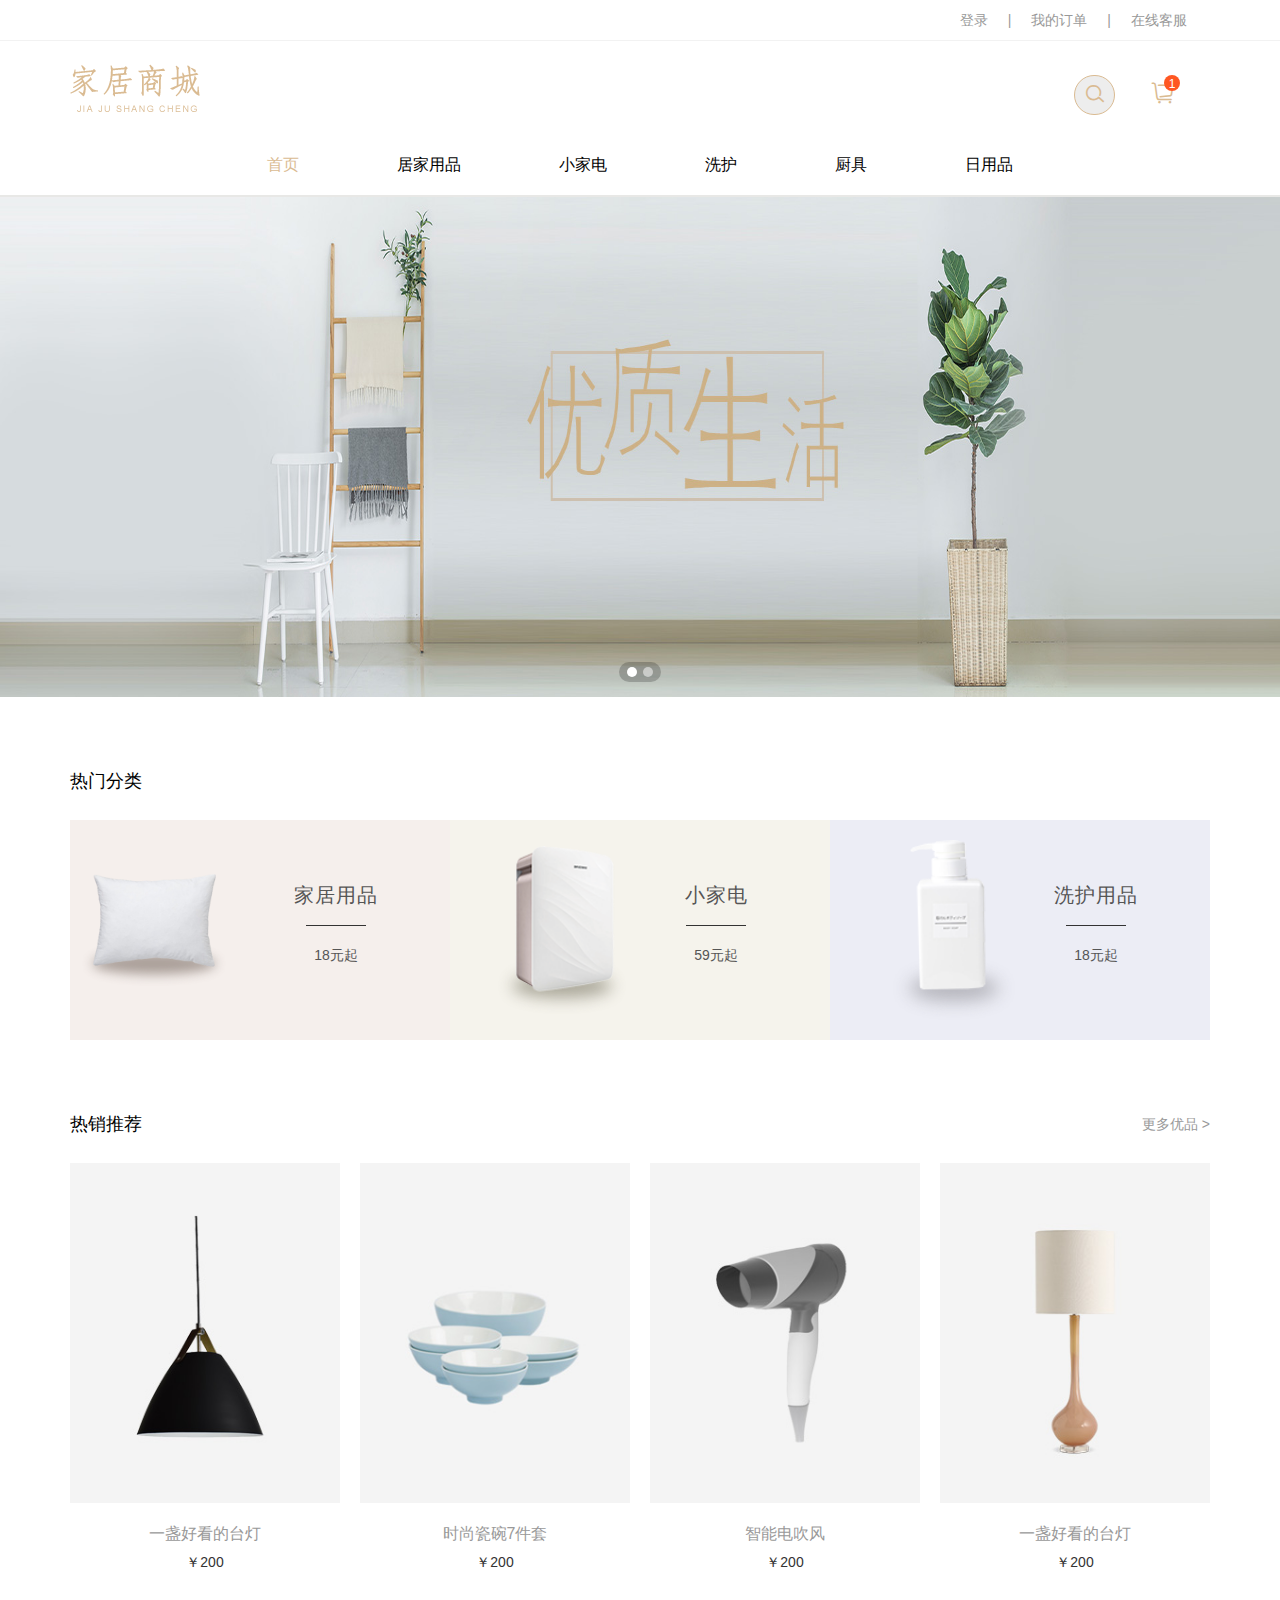
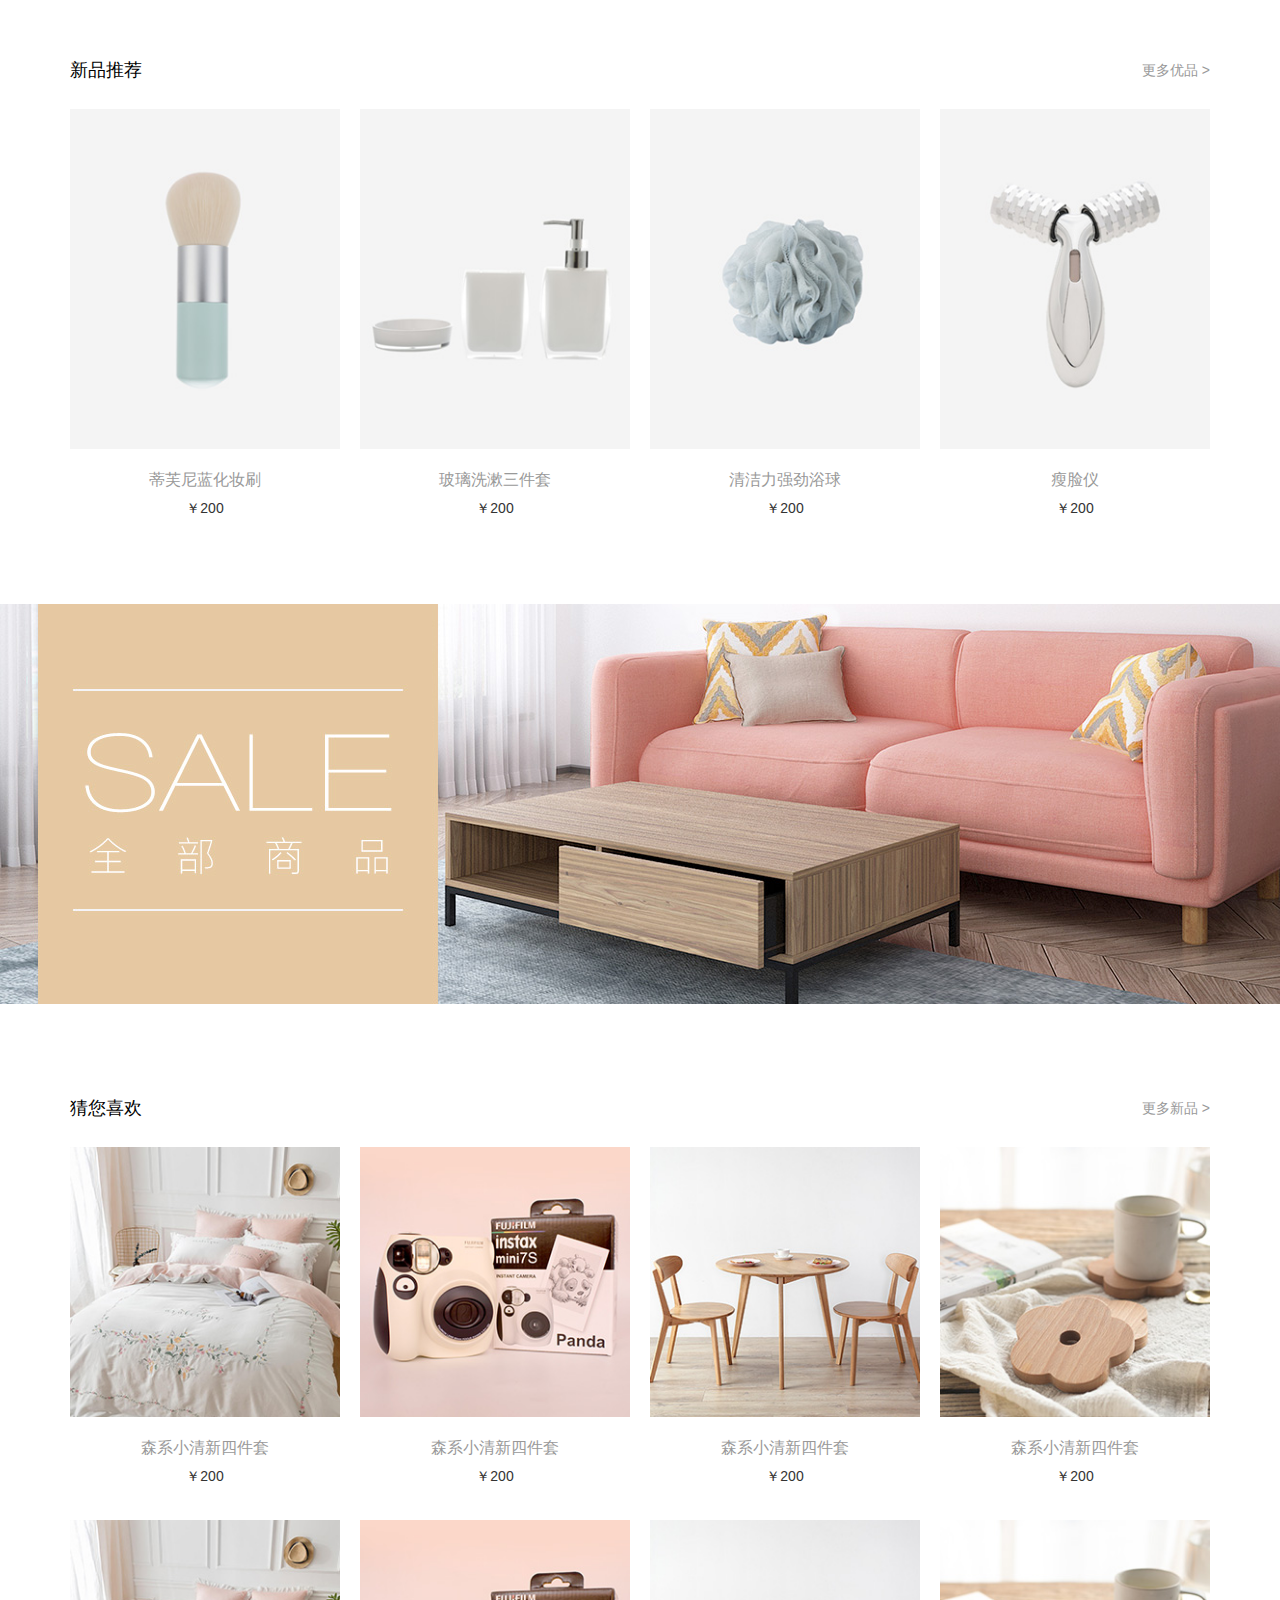
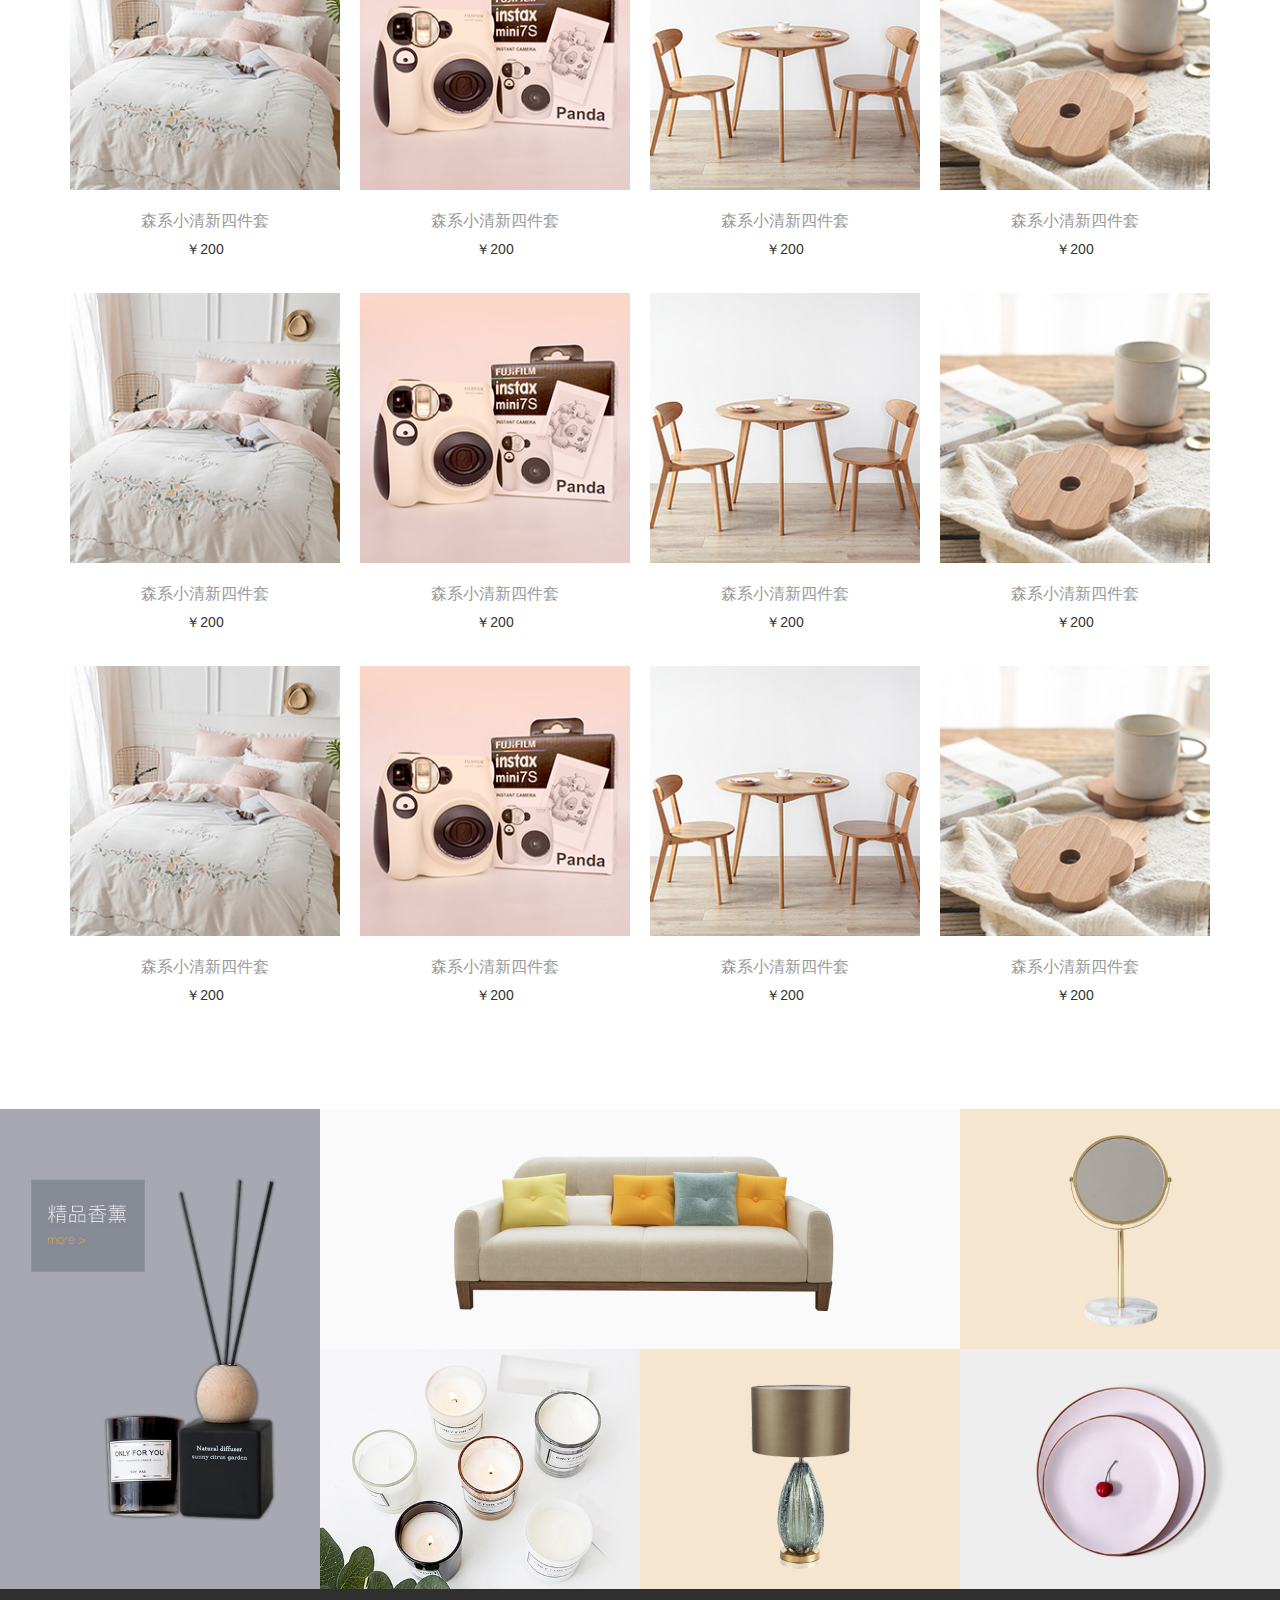
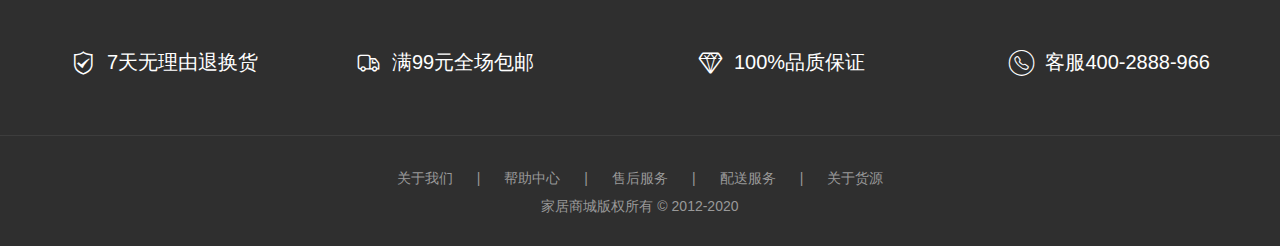
<file: src/main/resources/templates/index.html>
<!DOCTYPE html>
<html lang="en">
<head>
    <meta charset="UTF-8">
    <title>家居商城-首页</title>
    <meta name="viewport" content="width=device-width, initial-scale=1, maximum-scale=1">
    <link rel="stylesheet" href="../static/js/layui/css/layui.css">
    <link rel="stylesheet" href="../static/css/index.css">
</head>
<body>

<div class="house-header">
    <div class="layui-container">
        <div class="house-nav">
      <span class="layui-breadcrumb" lay-separator="|">
        <a href="/login">登录</a>
        <a href="">我的订单</a>
        <a href="">在线客服</a>
      </span>
            <span class="layui-breadcrumb house-breadcrumb-icon" lay-separator=" ">
        <a id="search"><i class="layui-icon layui-icon-house-find"></i></a>
        <a href="/login"><i class="layui-icon layui-icon-username"></i></a>
        <a href="/usershop"><i class="layui-icon layui-icon-house-shop"></i></a>
      </span>
        </div>
        <div class="house-banner layui-form">
            <a class="banner" href="/index">
                <img src="../static/img/banner.png" alt="家居商城">
            </a>
            <div class="layui-input-inline">
                <form id="demo-b">
                    <input type="search" placeholder="搜索好物" class="layui-input " id="Search-bar"><i
                        class="layui-icon layui-icon-house-find" for="Search-bar"></i>
                </form>
            </div>
            <a class="shop" href="/usershop"><i class="layui-icon layui-icon-house-shop"></i><span
                    class="layui-badge">1</span></a>
        </div>
        <ul class="layui-nav close">
            <li class="layui-nav-item layui-this"><a href="/index">首页</a></li>
            <li class="layui-nav-item"><a href="/list">居家用品</a></li>
            <li class="layui-nav-item"><a href="/list">小家电</a></li>
            <li class="layui-nav-item"><a href="/list">洗护</a></li>
            <li class="layui-nav-item"><a href="/list">厨具</a></li>
            <li class="layui-nav-item"><a href="/list">日用品</a></li>
        </ul>
        <button id="switch">
            <span></span><span class="second"></span><span class="third"></span>
        </button>
    </div>
</div>

<div class="layui-fulid">
    <div class="layui-carousel house-carousel" id="house-carousel">
        <div carousel-item>
            <div><img src="../static/img/banner.jpg"></div>
            <div><img src="../static/img/banner.jpg"></div>
        </div>
    </div>
</div>

<div class="layui-container">
    <div class="hot-cate">
        <p class="house-title">热门分类</p>
        <div class="layui-row">
            <div class="layui-col-xs4 cateFir cate">
                <a href="/list">
                    <img src="../static/img/home_img1.png">
                    <div>
                        <p>家居用品</p>
                        <span>18元起</span>
                    </div>
                </a>
            </div>
            <div class="layui-col-xs4 cateSec cate">
                <a href="/list">
                    <img src="../static/img/home_img2.png">
                    <div>
                        <p>小家电</p>
                        <span>59元起</span>
                    </div>
                </a>
            </div>
            <div class="layui-col-xs4 cateThir cate">
                <a href="/list">
                    <img src="../static/img/home_img3.png">
                    <div>
                        <p>洗护用品</p>
                        <span>18元起</span>
                    </div>
                </a>
            </div>
        </div>
    </div>
    <div class="hot-sell">
        <p class="house-title">热销推荐<a href="">更多优品 &gt;</a></p>
        <div class="layui-row layui-col-space20">
            <a href="/detail" class="layui-col-xs3 text">
                <div><img src="../static/img/home_img4.jpg"></div>
                <p>一盏好看的台灯</p>
                <p class="price">￥200</p>
            </a>
            <a href="/detail" class="layui-col-xs3 text">
                <div><img src="../static/img/home_img5.jpg"></div>
                <p>时尚瓷碗7件套</p>
                <p class="price">￥200</p>
            </a>
            <a href="/detail" class="layui-col-xs3 text">
                <div><img src="../static/img/home_img6.jpg"></div>
                <p>智能电吹风</p>
                <p class="price">￥200</p>
            </a>
            <a href="/detail" class="layui-col-xs3 text">
                <div><img src="../static/img/home_img7.jpg"></div>
                <p>一盏好看的台灯</p>
                <p class="price">￥200</p>
            </a>
        </div>
    </div>
    <div class="hot-sell">
        <p class="house-title">新品推荐<a href="">更多优品 &gt;</a></p>
        <div class="layui-row layui-col-space20">
            <a href="/detail" class="layui-col-xs3 text">
                <div><img src="../static/img/home_img8.jpg"></div>
                <p>蒂芙尼蓝化妆刷</p>
                <p class="price">￥200</p>
            </a>
            <a href="/detail" class="layui-col-xs3 text">
                <div><img src="../static/img/home_img9.jpg"></div>
                <p>玻璃洗漱三件套</p>
                <p class="price">￥200</p>
            </a>
            <a href="/detail" class="layui-col-xs3 text">
                <div><img src="../static/img/home_img10.jpg"></div>
                <p>清洁力强劲浴球</p>
                <p class="price">￥200</p>
            </a>
            <a href="/detail" class="layui-col-xs3 text">
                <div><img src="../static/img/home_img11.jpg"></div>
                <p>瘦脸仪</p>
                <p class="price">￥200</p>
            </a>
        </div>
    </div>
</div>

<div class="layui-fulid" id="goodsAll"></div>

<div class="layui-container">
    <div class="hot-sell">
        <p class="house-title">猜您喜欢<a href="">更多新品 &gt;</a></p>
        <div class="layui-row layui-col-space20">
            <a href="/detail" class="layui-col-xs3 text">
                <div><img src="../static/img/home_img12.jpg"></div>
                <p>森系小清新四件套</p>
                <p class="price">￥200</p>
            </a>
            <a href="/detail" class="layui-col-xs3 text">
                <div><img src="../static/img/home_img13.jpg"></div>
                <p>森系小清新四件套</p>
                <p class="price">￥200</p>
            </a>
            <a href="/detail" class="layui-col-xs3 text">
                <div><img src="../static/img/home_img14.jpg"></div>
                <p>森系小清新四件套</p>
                <p class="price">￥200</p>
            </a>
            <a href="/detail" class="layui-col-xs3 text">
                <div><img src="../static/img/home_img15.jpg"></div>
                <p>森系小清新四件套</p>
                <p class="price">￥200</p>
            </a>
            <a href="/detail" class="layui-col-xs3 text">
                <div><img src="../static/img/home_img12.jpg"></div>
                <p>森系小清新四件套</p>
                <p class="price">￥200</p>
            </a>
            <a href="/detail" class="layui-col-xs3 text">
                <div><img src="../static/img/home_img13.jpg"></div>
                <p>森系小清新四件套</p>
                <p class="price">￥200</p>
            </a>
            <a href="/detail" class="layui-col-xs3 text">
                <div><img src="../static/img/home_img14.jpg"></div>
                <p>森系小清新四件套</p>
                <p class="price">￥200</p>
            </a>
            <a href="/detail" class="layui-col-xs3 text">
                <div><img src="../static/img/home_img15.jpg"></div>
                <p>森系小清新四件套</p>
                <p class="price">￥200</p>
            </a>
            <a href="/detail" class="layui-col-xs3 text">
                <div><img src="../static/img/home_img12.jpg"></div>
                <p>森系小清新四件套</p>
                <p class="price">￥200</p>
            </a>
            <a href="/detail" class="layui-col-xs3 text">
                <div><img src="../static/img/home_img13.jpg"></div>
                <p>森系小清新四件套</p>
                <p class="price">￥200</p>
            </a>
            <a href="/detail" class="layui-col-xs3 text">
                <div><img src="../static/img/home_img14.jpg"></div>
                <p>森系小清新四件套</p>
                <p class="price">￥200</p>
            </a>
            <a href="/detail" class="layui-col-xs3 text">
                <div><img src="../static/img/home_img15.jpg"></div>
                <p>森系小清新四件套</p>
                <p class="price">￥200</p>
            </a>
            <a href="/detail" class="layui-col-xs3 text">
                <div><img src="../static/img/home_img12.jpg"></div>
                <p>森系小清新四件套</p>
                <p class="price">￥200</p>
            </a>
            <a href="/detail" class="layui-col-xs3 text">
                <div><img src="../static/img/home_img13.jpg"></div>
                <p>森系小清新四件套</p>
                <p class="price">￥200</p>
            </a>
            <a href="/detail" class="layui-col-xs3 text">
                <div><img src="../static/img/home_img14.jpg"></div>
                <p>森系小清新四件套</p>
                <p class="price">￥200</p>
            </a>
            <a href="/detail" class="layui-col-xs3 text">
                <div><img src="../static/img/home_img15.jpg"></div>
                <p>森系小清新四件套</p>
                <p class="price">￥200</p>
            </a>
        </div>
    </div>
</div>

<div class="layui-fulid" id="champ">
    <div class="layui-row">
        <a href="/list" class="layui-col-xs3">
            <img src="../static/img/home_img16.jpg">
        </a>
        <a href="/list" class="layui-col-xs6">
            <img src="../static/img/home_img17.jpg">
        </a>
        <a href="/list" class="layui-col-xs3">
            <img src="../static/img/home_img20.jpg">
        </a>
        <a href="/list" class="layui-col-xs3">
            <img src="../static/img/home_img18.jpg">
        </a>
        <a href="/list" class="layui-col-xs3">
            <img src="../static/img/home_img19.jpg">
        </a>
        <a href="/list" class="layui-col-xs3">
            <img src="../static/img/home_img21.jpg">
        </a>
    </div>
</div>

<div class="house-footer">
    <div class="layui-container">
        <div class="intro">
            <span class="first"><i class="layui-icon layui-icon-house-shield"></i>7天无理由退换货</span>
            <span class="second"><i class="layui-icon layui-icon-house-car"></i>满99元全场包邮</span>
            <span class="third"><i class="layui-icon layui-icon-house-diamond"></i>100%品质保证</span>
            <span class="last"><i class="layui-icon layui-icon-house-tel"></i>客服400-2888-966</span>
        </div>
        <div class="about">
      <span class="layui-breadcrumb" lay-separator="|">
        <a href="/about">关于我们</a>
        <a href="/about">帮助中心</a>
        <a href="/about">售后服务</a>
        <a href="/about">配送服务</a>
        <a href="/about">关于货源</a>
      </span>
            <p>家居商城版权所有 &copy; 2012-2020</p>
        </div>
    </div>
</div>

<script src="../static/js/layui/layui.js"></script>
<!-- 让IE8/9支持媒体查询，从而兼容栅格 -->
<!--[if lt IE 9]>
  <script src="https://cdn.staticfile.org/html5shiv/r29/html5.min.js"></script>
  <script src="https://cdn.staticfile.org/respond.js/1.4.2/respond.min.js"></script>
<![endif]-->
<script>
    layui.config({
        base: '../static/js/'
    }).use('house');
</script>

</body>
</html>
</file>
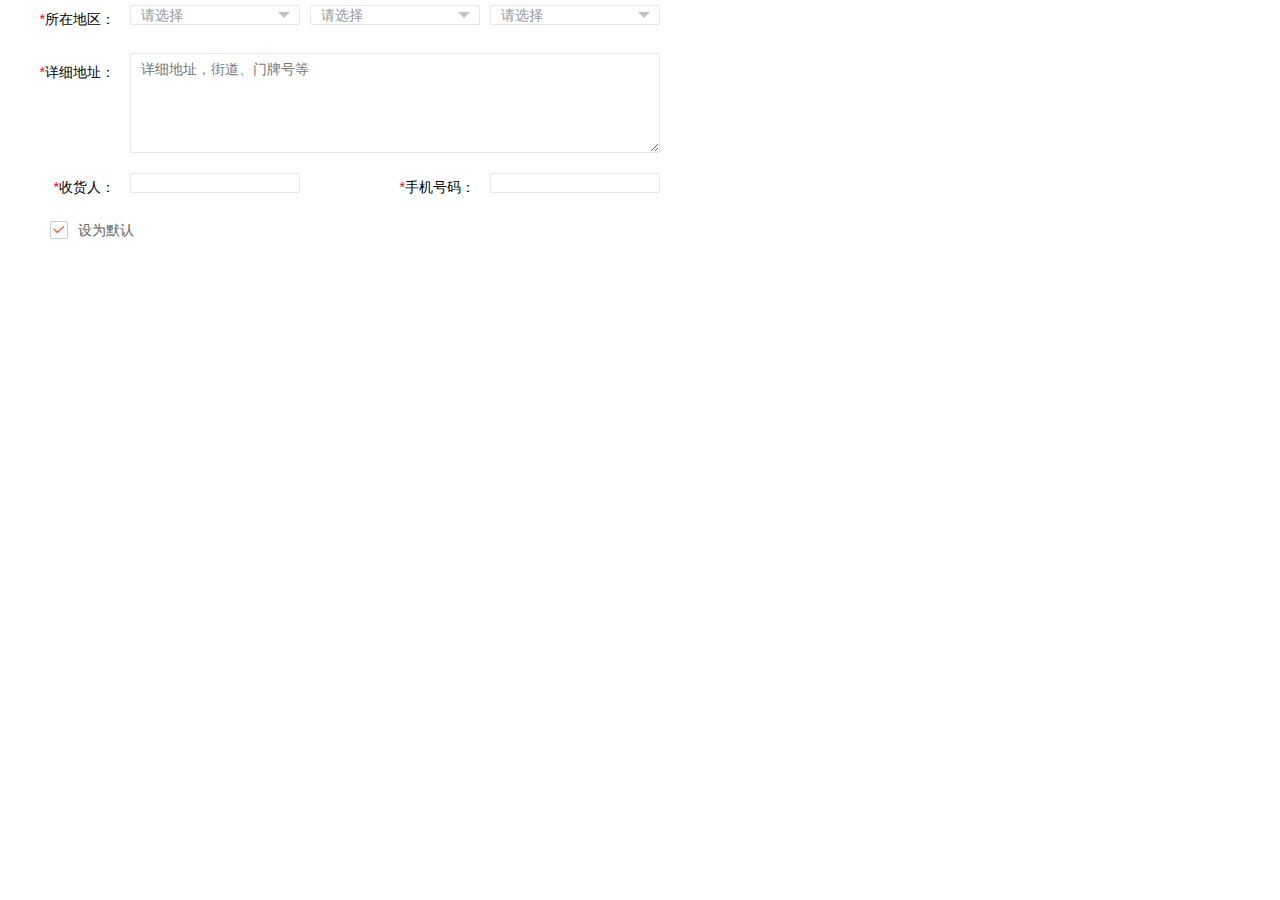
<file: src/main/resources/templates/iframe.html>
<!DOCTYPE html>
<html>
<head>
    <meta charset="utf-8">
    <title>地址框</title>
    <meta name="viewport" content="width=device-width, initial-scale=1, maximum-scale=1">
    <link rel="stylesheet" href="../static/js/layui/css/layui.css">
    <link rel="stylesheet" href="../static/css/index.css">
</head>
<body style="padding: 0;">

<div class="layui-form" lay-filter="useradd-iframe" id="useradd-iframe" style="padding: 0 40px 0 20px;">
    <div class="layui-form-item">
        <label class="layui-form-label"><span>*</span>所在地区：</label>
        <div class="layui-input-inline">
            <select lay-verify="required">
                <option value="">请选择</option>
                <option value="0">江西省</option>
                <option value="1">陕西省</option>
                <option value="2">浙江省</option>
            </select>
        </div>
        <div class="layui-input-inline">
            <select lay-verify="required">
                <option value="">请选择</option>
                <option value="0">南昌市</option>
                <option value="1">九江市</option>
                <option value="2">赣州市</option>
            </select>
        </div>
        <div class="layui-input-inline">
            <select lay-verify="required">
                <option value="">请选择</option>
                <option value="0">青山湖区</option>
                <option value="1">高新区</option>
                <option value="2">东湖区</option>
            </select>
        </div>
    </div>
    <div class="layui-form-item">
        <label class="layui-form-label"><span>*</span>详细地址：</label>
        <div class="layui-input-block">
            <textarea lay-verify="required" placeholder="详细地址，街道、门牌号等" class="layui-textarea"></textarea>
        </div>
    </div>
    <div class="layui-form-item">
        <label class="layui-form-label"><span>*</span>收货人：</label>
        <div class="layui-input-inline">
            <input type="text" required lay-verify="required" class="layui-input">
        </div>
        <label class="layui-form-label telephone"><span>*</span>手机号码：</label>
        <div class="layui-input-inline">
            <input type="text" required lay-verify="required|phone" class="layui-input">
        </div>
    </div>
    <input class="checkdef" type="checkbox" lay-skin="primary" title="设为默认" checked>
    <div class="layui-form-item layui-hide">
        <input type="button" lay-submit lay-filter="useradd-submit" id="useradd-submit" value="确认">
    </div>
</div>

<script src="../static/js/layui/layui.js"></script>
<script>
    layui.config({
        base: '../static/js/'
    }).use('house');
</script>

</body>
</html>
</file>
<file: src/main/resources/static/js/layui/css/layui.css>
/** layui-v2.4.5 MIT License By https://www.layui.com */
 .layui-inline,img{display:inline-block;vertical-align:middle}h1,h2,h3,h4,h5,h6{font-weight:400}.layui-edge,.layui-header,.layui-inline,.layui-main{position:relative}.layui-elip,.layui-form-checkbox span,.layui-form-pane .layui-form-label{text-overflow:ellipsis;white-space:nowrap}.layui-btn,.layui-edge,.layui-inline,img{vertical-align:middle}.layui-btn,.layui-disabled,.layui-icon,.layui-unselect{-webkit-user-select:none;-ms-user-select:none;-moz-user-select:none}blockquote,body,button,dd,div,dl,dt,form,h1,h2,h3,h4,h5,h6,input,li,ol,p,pre,td,textarea,th,ul{margin:0;padding:0;-webkit-tap-highlight-color:rgba(0,0,0,0)}a:active,a:hover{outline:0}img{border:none}li{list-style:none}table{border-collapse:collapse;border-spacing:0}h4,h5,h6{font-size:100%}button,input,optgroup,option,select,textarea{font-family:inherit;font-size:inherit;font-style:inherit;font-weight:inherit;outline:0}pre{white-space:pre-wrap;white-space:-moz-pre-wrap;white-space:-pre-wrap;white-space:-o-pre-wrap;word-wrap:break-word}body{line-height:24px;font:14px Helvetica Neue,Helvetica,PingFang SC,Tahoma,Arial,sans-serif}hr{height:1px;margin:10px 0;border:0;clear:both}a{color:#333;text-decoration:none}a:hover{color:#777}a cite{font-style:normal;*cursor:pointer}.layui-border-box,.layui-border-box *{box-sizing:border-box}.layui-box,.layui-box *{box-sizing:content-box}.layui-clear{clear:both;*zoom:1}.layui-clear:after{content:'\20';clear:both;*zoom:1;display:block;height:0}.layui-inline{*display:inline;*zoom:1}.layui-edge{display:inline-block;width:0;height:0;border-width:6px;border-style:dashed;border-color:transparent;overflow:hidden}.layui-edge-top{top:-4px;border-bottom-color:#999;border-bottom-style:solid}.layui-edge-right{border-left-color:#999;border-left-style:solid}.layui-edge-bottom{top:2px;border-top-color:#999;border-top-style:solid}.layui-edge-left{border-right-color:#999;border-right-style:solid}.layui-elip{overflow:hidden}.layui-disabled,.layui-disabled:hover{color:#d2d2d2!important;cursor:not-allowed!important}.layui-circle{border-radius:100%}.layui-show{display:block!important}.layui-hide{display:none!important}@font-face{font-family:layui-icon;src:url(../font/iconfont.eot?v=240);src:url(../font/iconfont.eot?v=240#iefix) format('embedded-opentype'),url(../font/iconfont.svg?v=240#iconfont) format('svg'),url(../font/iconfont.woff?v=240) format('woff'),url(../font/iconfont.ttf?v=240) format('truetype')}.layui-icon{font-family:layui-icon!important;font-size:16px;font-style:normal;-webkit-font-smoothing:antialiased;-moz-osx-font-smoothing:grayscale}.layui-icon-reply-fill:before{content:"\e611"}.layui-icon-set-fill:before{content:"\e614"}.layui-icon-menu-fill:before{content:"\e60f"}.layui-icon-search:before{content:"\e615"}.layui-icon-share:before{content:"\e641"}.layui-icon-set-sm:before{content:"\e620"}.layui-icon-engine:before{content:"\e628"}.layui-icon-close:before{content:"\1006"}.layui-icon-close-fill:before{content:"\1007"}.layui-icon-chart-screen:before{content:"\e629"}.layui-icon-star:before{content:"\e600"}.layui-icon-circle-dot:before{content:"\e617"}.layui-icon-chat:before{content:"\e606"}.layui-icon-release:before{content:"\e609"}.layui-icon-list:before{content:"\e60a"}.layui-icon-chart:before{content:"\e62c"}.layui-icon-ok-circle:before{content:"\1005"}.layui-icon-layim-theme:before{content:"\e61b"}.layui-icon-table:before{content:"\e62d"}.layui-icon-right:before{content:"\e602"}.layui-icon-left:before{content:"\e603"}.layui-icon-cart-simple:before{content:"\e698"}.layui-icon-face-cry:before{content:"\e69c"}.layui-icon-face-smile:before{content:"\e6af"}.layui-icon-survey:before{content:"\e6b2"}.layui-icon-tree:before{content:"\e62e"}.layui-icon-upload-circle:before{content:"\e62f"}.layui-icon-add-circle:before{content:"\e61f"}.layui-icon-download-circle:before{content:"\e601"}.layui-icon-templeate-1:before{content:"\e630"}.layui-icon-util:before{content:"\e631"}.layui-icon-face-surprised:before{content:"\e664"}.layui-icon-edit:before{content:"\e642"}.layui-icon-speaker:before{content:"\e645"}.layui-icon-down:before{content:"\e61a"}.layui-icon-file:before{content:"\e621"}.layui-icon-layouts:before{content:"\e632"}.layui-icon-rate-half:before{content:"\e6c9"}.layui-icon-add-circle-fine:before{content:"\e608"}.layui-icon-prev-circle:before{content:"\e633"}.layui-icon-read:before{content:"\e705"}.layui-icon-404:before{content:"\e61c"}.layui-icon-carousel:before{content:"\e634"}.layui-icon-help:before{content:"\e607"}.layui-icon-code-circle:before{content:"\e635"}.layui-icon-water:before{content:"\e636"}.layui-icon-username:before{content:"\e66f"}.layui-icon-find-fill:before{content:"\e670"}.layui-icon-about:before{content:"\e60b"}.layui-icon-location:before{content:"\e715"}.layui-icon-up:before{content:"\e619"}.layui-icon-pause:before{content:"\e651"}.layui-icon-date:before{content:"\e637"}.layui-icon-layim-uploadfile:before{content:"\e61d"}.layui-icon-delete:before{content:"\e640"}.layui-icon-play:before{content:"\e652"}.layui-icon-top:before{content:"\e604"}.layui-icon-friends:before{content:"\e612"}.layui-icon-refresh-3:before{content:"\e9aa"}.layui-icon-ok:before{content:"\e605"}.layui-icon-layer:before{content:"\e638"}.layui-icon-face-smile-fine:before{content:"\e60c"}.layui-icon-dollar:before{content:"\e659"}.layui-icon-group:before{content:"\e613"}.layui-icon-layim-download:before{content:"\e61e"}.layui-icon-picture-fine:before{content:"\e60d"}.layui-icon-link:before{content:"\e64c"}.layui-icon-diamond:before{content:"\e735"}.layui-icon-log:before{content:"\e60e"}.layui-icon-rate-solid:before{content:"\e67a"}.layui-icon-fonts-del:before{content:"\e64f"}.layui-icon-unlink:before{content:"\e64d"}.layui-icon-fonts-clear:before{content:"\e639"}.layui-icon-triangle-r:before{content:"\e623"}.layui-icon-circle:before{content:"\e63f"}.layui-icon-radio:before{content:"\e643"}.layui-icon-align-center:before{content:"\e647"}.layui-icon-align-right:before{content:"\e648"}.layui-icon-align-left:before{content:"\e649"}.layui-icon-loading-1:before{content:"\e63e"}.layui-icon-return:before{content:"\e65c"}.layui-icon-fonts-strong:before{content:"\e62b"}.layui-icon-upload:before{content:"\e67c"}.layui-icon-dialogue:before{content:"\e63a"}.layui-icon-video:before{content:"\e6ed"}.layui-icon-headset:before{content:"\e6fc"}.layui-icon-cellphone-fine:before{content:"\e63b"}.layui-icon-add-1:before{content:"\e654"}.layui-icon-face-smile-b:before{content:"\e650"}.layui-icon-fonts-html:before{content:"\e64b"}.layui-icon-form:before{content:"\e63c"}.layui-icon-cart:before{content:"\e657"}.layui-icon-camera-fill:before{content:"\e65d"}.layui-icon-tabs:before{content:"\e62a"}.layui-icon-fonts-code:before{content:"\e64e"}.layui-icon-fire:before{content:"\e756"}.layui-icon-set:before{content:"\e716"}.layui-icon-fonts-u:before{content:"\e646"}.layui-icon-triangle-d:before{content:"\e625"}.layui-icon-tips:before{content:"\e702"}.layui-icon-picture:before{content:"\e64a"}.layui-icon-more-vertical:before{content:"\e671"}.layui-icon-flag:before{content:"\e66c"}.layui-icon-loading:before{content:"\e63d"}.layui-icon-fonts-i:before{content:"\e644"}.layui-icon-refresh-1:before{content:"\e666"}.layui-icon-rmb:before{content:"\e65e"}.layui-icon-home:before{content:"\e68e"}.layui-icon-user:before{content:"\e770"}.layui-icon-notice:before{content:"\e667"}.layui-icon-login-weibo:before{content:"\e675"}.layui-icon-voice:before{content:"\e688"}.layui-icon-upload-drag:before{content:"\e681"}.layui-icon-login-qq:before{content:"\e676"}.layui-icon-snowflake:before{content:"\e6b1"}.layui-icon-file-b:before{content:"\e655"}.layui-icon-template:before{content:"\e663"}.layui-icon-auz:before{content:"\e672"}.layui-icon-console:before{content:"\e665"}.layui-icon-app:before{content:"\e653"}.layui-icon-prev:before{content:"\e65a"}.layui-icon-website:before{content:"\e7ae"}.layui-icon-next:before{content:"\e65b"}.layui-icon-component:before{content:"\e857"}.layui-icon-more:before{content:"\e65f"}.layui-icon-login-wechat:before{content:"\e677"}.layui-icon-shrink-right:before{content:"\e668"}.layui-icon-spread-left:before{content:"\e66b"}.layui-icon-camera:before{content:"\e660"}.layui-icon-note:before{content:"\e66e"}.layui-icon-refresh:before{content:"\e669"}.layui-icon-female:before{content:"\e661"}.layui-icon-male:before{content:"\e662"}.layui-icon-password:before{content:"\e673"}.layui-icon-senior:before{content:"\e674"}.layui-icon-theme:before{content:"\e66a"}.layui-icon-tread:before{content:"\e6c5"}.layui-icon-praise:before{content:"\e6c6"}.layui-icon-star-fill:before{content:"\e658"}.layui-icon-rate:before{content:"\e67b"}.layui-icon-template-1:before{content:"\e656"}.layui-icon-vercode:before{content:"\e679"}.layui-icon-cellphone:before{content:"\e678"}.layui-icon-screen-full:before{content:"\e622"}.layui-icon-screen-restore:before{content:"\e758"}.layui-icon-cols:before{content:"\e610"}.layui-icon-export:before{content:"\e67d"}.layui-icon-print:before{content:"\e66d"}.layui-icon-slider:before{content:"\e714"}.layui-main{width:1140px;margin:0 auto}.layui-header{z-index:1000;height:60px}.layui-header a:hover{transition:all .5s;-webkit-transition:all .5s}.layui-side{position:fixed;left:0;top:0;bottom:0;z-index:999;width:200px;overflow-x:hidden}.layui-side-scroll{position:relative;width:220px;height:100%;overflow-x:hidden}.layui-body{position:absolute;left:200px;right:0;top:0;bottom:0;z-index:998;width:auto;overflow:hidden;overflow-y:auto;box-sizing:border-box}.layui-layout-body{overflow:hidden}.layui-layout-admin .layui-header{background-color:#23262E}.layui-layout-admin .layui-side{top:60px;width:200px;overflow-x:hidden}.layui-layout-admin .layui-body{top:60px;bottom:44px}.layui-layout-admin .layui-main{width:auto;margin:0 15px}.layui-layout-admin .layui-footer{position:fixed;left:200px;right:0;bottom:0;height:44px;line-height:44px;padding:0 15px;background-color:#eee}.layui-layout-admin .layui-logo{position:absolute;left:0;top:0;width:200px;height:100%;line-height:60px;text-align:center;color:#009688;font-size:16px}.layui-layout-admin .layui-header .layui-nav{background:0 0}.layui-layout-left{position:absolute!important;left:200px;top:0}.layui-layout-right{position:absolute!important;right:0;top:0}.layui-container{position:relative;margin:0 auto;padding:0 15px;box-sizing:border-box}.layui-fluid{position:relative;margin:0 auto;padding:0 15px}.layui-row:after,.layui-row:before{content:'';display:block;clear:both}.layui-col-lg1,.layui-col-lg10,.layui-col-lg11,.layui-col-lg12,.layui-col-lg2,.layui-col-lg3,.layui-col-lg4,.layui-col-lg5,.layui-col-lg6,.layui-col-lg7,.layui-col-lg8,.layui-col-lg9,.layui-col-md1,.layui-col-md10,.layui-col-md11,.layui-col-md12,.layui-col-md2,.layui-col-md3,.layui-col-md4,.layui-col-md5,.layui-col-md6,.layui-col-md7,.layui-col-md8,.layui-col-md9,.layui-col-sm1,.layui-col-sm10,.layui-col-sm11,.layui-col-sm12,.layui-col-sm2,.layui-col-sm3,.layui-col-sm4,.layui-col-sm5,.layui-col-sm6,.layui-col-sm7,.layui-col-sm8,.layui-col-sm9,.layui-col-xs1,.layui-col-xs10,.layui-col-xs11,.layui-col-xs12,.layui-col-xs2,.layui-col-xs3,.layui-col-xs4,.layui-col-xs5,.layui-col-xs6,.layui-col-xs7,.layui-col-xs8,.layui-col-xs9{position:relative;display:block;box-sizing:border-box}.layui-col-xs1,.layui-col-xs10,.layui-col-xs11,.layui-col-xs12,.layui-col-xs2,.layui-col-xs3,.layui-col-xs4,.layui-col-xs5,.layui-col-xs6,.layui-col-xs7,.layui-col-xs8,.layui-col-xs9{float:left}.layui-col-xs1{width:8.33333333%}.layui-col-xs2{width:16.66666667%}.layui-col-xs3{width:25%}.layui-col-xs4{width:33.33333333%}.layui-col-xs5{width:41.66666667%}.layui-col-xs6{width:50%}.layui-col-xs7{width:58.33333333%}.layui-col-xs8{width:66.66666667%}.layui-col-xs9{width:75%}.layui-col-xs10{width:83.33333333%}.layui-col-xs11{width:91.66666667%}.layui-col-xs12{width:100%}.layui-col-xs-offset1{margin-left:8.33333333%}.layui-col-xs-offset2{margin-left:16.66666667%}.layui-col-xs-offset3{margin-left:25%}.layui-col-xs-offset4{margin-left:33.33333333%}.layui-col-xs-offset5{margin-left:41.66666667%}.layui-col-xs-offset6{margin-left:50%}.layui-col-xs-offset7{margin-left:58.33333333%}.layui-col-xs-offset8{margin-left:66.66666667%}.layui-col-xs-offset9{margin-left:75%}.layui-col-xs-offset10{margin-left:83.33333333%}.layui-col-xs-offset11{margin-left:91.66666667%}.layui-col-xs-offset12{margin-left:100%}@media screen and (max-width:768px){.layui-hide-xs{display:none!important}.layui-show-xs-block{display:block!important}.layui-show-xs-inline{display:inline!important}.layui-show-xs-inline-block{display:inline-block!important}}@media screen and (min-width:768px){.layui-container{width:750px}.layui-hide-sm{display:none!important}.layui-show-sm-block{display:block!important}.layui-show-sm-inline{display:inline!important}.layui-show-sm-inline-block{display:inline-block!important}.layui-col-sm1,.layui-col-sm10,.layui-col-sm11,.layui-col-sm12,.layui-col-sm2,.layui-col-sm3,.layui-col-sm4,.layui-col-sm5,.layui-col-sm6,.layui-col-sm7,.layui-col-sm8,.layui-col-sm9{float:left}.layui-col-sm1{width:8.33333333%}.layui-col-sm2{width:16.66666667%}.layui-col-sm3{width:25%}.layui-col-sm4{width:33.33333333%}.layui-col-sm5{width:41.66666667%}.layui-col-sm6{width:50%}.layui-col-sm7{width:58.33333333%}.layui-col-sm8{width:66.66666667%}.layui-col-sm9{width:75%}.layui-col-sm10{width:83.33333333%}.layui-col-sm11{width:91.66666667%}.layui-col-sm12{width:100%}.layui-col-sm-offset1{margin-left:8.33333333%}.layui-col-sm-offset2{margin-left:16.66666667%}.layui-col-sm-offset3{margin-left:25%}.layui-col-sm-offset4{margin-left:33.33333333%}.layui-col-sm-offset5{margin-left:41.66666667%}.layui-col-sm-offset6{margin-left:50%}.layui-col-sm-offset7{margin-left:58.33333333%}.layui-col-sm-offset8{margin-left:66.66666667%}.layui-col-sm-offset9{margin-left:75%}.layui-col-sm-offset10{margin-left:83.33333333%}.layui-col-sm-offset11{margin-left:91.66666667%}.layui-col-sm-offset12{margin-left:100%}}@media screen and (min-width:992px){.layui-container{width:970px}.layui-hide-md{display:none!important}.layui-show-md-block{display:block!important}.layui-show-md-inline{display:inline!important}.layui-show-md-inline-block{display:inline-block!important}.layui-col-md1,.layui-col-md10,.layui-col-md11,.layui-col-md12,.layui-col-md2,.layui-col-md3,.layui-col-md4,.layui-col-md5,.layui-col-md6,.layui-col-md7,.layui-col-md8,.layui-col-md9{float:left}.layui-col-md1{width:8.33333333%}.layui-col-md2{width:16.66666667%}.layui-col-md3{width:25%}.layui-col-md4{width:33.33333333%}.layui-col-md5{width:41.66666667%}.layui-col-md6{width:50%}.layui-col-md7{width:58.33333333%}.layui-col-md8{width:66.66666667%}.layui-col-md9{width:75%}.layui-col-md10{width:83.33333333%}.layui-col-md11{width:91.66666667%}.layui-col-md12{width:100%}.layui-col-md-offset1{margin-left:8.33333333%}.layui-col-md-offset2{margin-left:16.66666667%}.layui-col-md-offset3{margin-left:25%}.layui-col-md-offset4{margin-left:33.33333333%}.layui-col-md-offset5{margin-left:41.66666667%}.layui-col-md-offset6{margin-left:50%}.layui-col-md-offset7{margin-left:58.33333333%}.layui-col-md-offset8{margin-left:66.66666667%}.layui-col-md-offset9{margin-left:75%}.layui-col-md-offset10{margin-left:83.33333333%}.layui-col-md-offset11{margin-left:91.66666667%}.layui-col-md-offset12{margin-left:100%}}@media screen and (min-width:1200px){.layui-container{width:1170px}.layui-hide-lg{display:none!important}.layui-show-lg-block{display:block!important}.layui-show-lg-inline{display:inline!important}.layui-show-lg-inline-block{display:inline-block!important}.layui-col-lg1,.layui-col-lg10,.layui-col-lg11,.layui-col-lg12,.layui-col-lg2,.layui-col-lg3,.layui-col-lg4,.layui-col-lg5,.layui-col-lg6,.layui-col-lg7,.layui-col-lg8,.layui-col-lg9{float:left}.layui-col-lg1{width:8.33333333%}.layui-col-lg2{width:16.66666667%}.layui-col-lg3{width:25%}.layui-col-lg4{width:33.33333333%}.layui-col-lg5{width:41.66666667%}.layui-col-lg6{width:50%}.layui-col-lg7{width:58.33333333%}.layui-col-lg8{width:66.66666667%}.layui-col-lg9{width:75%}.layui-col-lg10{width:83.33333333%}.layui-col-lg11{width:91.66666667%}.layui-col-lg12{width:100%}.layui-col-lg-offset1{margin-left:8.33333333%}.layui-col-lg-offset2{margin-left:16.66666667%}.layui-col-lg-offset3{margin-left:25%}.layui-col-lg-offset4{margin-left:33.33333333%}.layui-col-lg-offset5{margin-left:41.66666667%}.layui-col-lg-offset6{margin-left:50%}.layui-col-lg-offset7{margin-left:58.33333333%}.layui-col-lg-offset8{margin-left:66.66666667%}.layui-col-lg-offset9{margin-left:75%}.layui-col-lg-offset10{margin-left:83.33333333%}.layui-col-lg-offset11{margin-left:91.66666667%}.layui-col-lg-offset12{margin-left:100%}}.layui-col-space1{margin:-.5px}.layui-col-space1>*{padding:.5px}.layui-col-space3{margin:-1.5px}.layui-col-space3>*{padding:1.5px}.layui-col-space5{margin:-2.5px}.layui-col-space5>*{padding:2.5px}.layui-col-space8{margin:-3.5px}.layui-col-space8>*{padding:3.5px}.layui-col-space10{margin:-5px}.layui-col-space10>*{padding:5px}.layui-col-space12{margin:-6px}.layui-col-space12>*{padding:6px}.layui-col-space15{margin:-7.5px}.layui-col-space15>*{padding:7.5px}.layui-col-space18{margin:-9px}.layui-col-space18>*{padding:9px}.layui-col-space20{margin:-10px}.layui-col-space20>*{padding:10px}.layui-col-space22{margin:-11px}.layui-col-space22>*{padding:11px}.layui-col-space25{margin:-12.5px}.layui-col-space25>*{padding:12.5px}.layui-col-space30{margin:-15px}.layui-col-space30>*{padding:15px}.layui-btn,.layui-input,.layui-select,.layui-textarea,.layui-upload-button{outline:0;-webkit-appearance:none;transition:all .3s;-webkit-transition:all .3s;box-sizing:border-box}.layui-elem-quote{margin-bottom:10px;padding:15px;line-height:22px;border-left:5px solid #009688;border-radius:0 2px 2px 0;background-color:#f2f2f2}.layui-quote-nm{border-style:solid;border-width:1px 1px 1px 5px;background:0 0}.layui-elem-field{margin-bottom:10px;padding:0;border-width:1px;border-style:solid}.layui-elem-field legend{margin-left:20px;padding:0 10px;font-size:20px;font-weight:300}.layui-field-title{margin:10px 0 20px;border-width:1px 0 0}.layui-field-box{padding:10px 15px}.layui-field-title .layui-field-box{padding:10px 0}.layui-progress{position:relative;height:6px;border-radius:20px;background-color:#e2e2e2}.layui-progress-bar{position:absolute;left:0;top:0;width:0;max-width:100%;height:6px;border-radius:20px;text-align:right;background-color:#5FB878;transition:all .3s;-webkit-transition:all .3s}.layui-progress-big,.layui-progress-big .layui-progress-bar{height:18px;line-height:18px}.layui-progress-text{position:relative;top:-20px;line-height:18px;font-size:12px;color:#666}.layui-progress-big .layui-progress-text{position:static;padding:0 10px;color:#fff}.layui-collapse{border-width:1px;border-style:solid;border-radius:2px}.layui-colla-content,.layui-colla-item{border-top-width:1px;border-top-style:solid}.layui-colla-item:first-child{border-top:none}.layui-colla-title{position:relative;height:42px;line-height:42px;padding:0 15px 0 35px;color:#333;background-color:#f2f2f2;cursor:pointer;font-size:14px;overflow:hidden}.layui-colla-content{display:none;padding:10px 15px;line-height:22px;color:#666}.layui-colla-icon{position:absolute;left:15px;top:0;font-size:14px}.layui-card{margin-bottom:15px;border-radius:2px;background-color:#fff;box-shadow:0 1px 2px 0 rgba(0,0,0,.05)}.layui-card:last-child{margin-bottom:0}.layui-card-header{position:relative;height:42px;line-height:42px;padding:0 15px;border-bottom:1px solid #f6f6f6;color:#333;border-radius:2px 2px 0 0;font-size:14px}.layui-bg-black,.layui-bg-blue,.layui-bg-cyan,.layui-bg-green,.layui-bg-orange,.layui-bg-red{color:#fff!important}.layui-card-body{position:relative;padding:10px 15px;line-height:24px}.layui-card-body[pad15]{padding:15px}.layui-card-body[pad20]{padding:20px}.layui-card-body .layui-table{margin:5px 0}.layui-card .layui-tab{margin:0}.layui-panel-window{position:relative;padding:15px;border-radius:0;border-top:5px solid #E6E6E6;background-color:#fff}.layui-auxiliar-moving{position:fixed;left:0;right:0;top:0;bottom:0;width:100%;height:100%;background:0 0;z-index:9999999999}.layui-form-label,.layui-form-mid,.layui-form-select,.layui-input-block,.layui-input-inline,.layui-textarea{position:relative}.layui-bg-red{background-color:#FF5722!important}.layui-bg-orange{background-color:#FFB800!important}.layui-bg-green{background-color:#009688!important}.layui-bg-cyan{background-color:#2F4056!important}.layui-bg-blue{background-color:#1E9FFF!important}.layui-bg-black{background-color:#393D49!important}.layui-bg-gray{background-color:#eee!important;color:#666!important}.layui-badge-rim,.layui-colla-content,.layui-colla-item,.layui-collapse,.layui-elem-field,.layui-form-pane .layui-form-item[pane],.layui-form-pane .layui-form-label,.layui-input,.layui-layedit,.layui-layedit-tool,.layui-quote-nm,.layui-select,.layui-tab-bar,.layui-tab-card,.layui-tab-title,.layui-tab-title .layui-this:after,.layui-textarea{border-color:#e6e6e6}.layui-timeline-item:before,hr{background-color:#e6e6e6}.layui-text{line-height:22px;font-size:14px;color:#666}.layui-text h1,.layui-text h2,.layui-text h3{font-weight:500;color:#333}.layui-text h1{font-size:30px}.layui-text h2{font-size:24px}.layui-text h3{font-size:18px}.layui-text a:not(.layui-btn){color:#01AAED}.layui-text a:not(.layui-btn):hover{text-decoration:underline}.layui-text ul{padding:5px 0 5px 15px}.layui-text ul li{margin-top:5px;list-style-type:disc}.layui-text em,.layui-word-aux{color:#999!important;padding:0 5px!important}.layui-btn{display:inline-block;height:38px;line-height:38px;padding:0 18px;background-color:#009688;color:#fff;white-space:nowrap;text-align:center;font-size:14px;border:none;border-radius:2px;cursor:pointer}.layui-btn:hover{opacity:.8;filter:alpha(opacity=80);color:#fff}.layui-btn:active{opacity:1;filter:alpha(opacity=100)}.layui-btn+.layui-btn{margin-left:10px}.layui-btn-container{font-size:0}.layui-btn-container .layui-btn{margin-right:10px;margin-bottom:10px}.layui-btn-container .layui-btn+.layui-btn{margin-left:0}.layui-table .layui-btn-container .layui-btn{margin-bottom:9px}.layui-btn-radius{border-radius:100px}.layui-btn .layui-icon{margin-right:3px;font-size:18px;vertical-align:bottom;vertical-align:middle\9}.layui-btn-primary{border:1px solid #C9C9C9;background-color:#fff;color:#555}.layui-btn-primary:hover{border-color:#009688;color:#333}.layui-btn-normal{background-color:#1E9FFF}.layui-btn-warm{background-color:#FFB800}.layui-btn-danger{background-color:#FF5722}.layui-btn-disabled,.layui-btn-disabled:active,.layui-btn-disabled:hover{border:1px solid #e6e6e6;background-color:#FBFBFB;color:#C9C9C9;cursor:not-allowed;opacity:1}.layui-btn-lg{height:44px;line-height:44px;padding:0 25px;font-size:16px}.layui-btn-sm{height:30px;line-height:30px;padding:0 10px;font-size:12px}.layui-btn-sm i{font-size:16px!important}.layui-btn-xs{height:22px;line-height:22px;padding:0 5px;font-size:12px}.layui-btn-xs i{font-size:14px!important}.layui-btn-group{display:inline-block;vertical-align:middle;font-size:0}.layui-btn-group .layui-btn{margin-left:0!important;margin-right:0!important;border-left:1px solid rgba(255,255,255,.5);border-radius:0}.layui-btn-group .layui-btn-primary{border-left:none}.layui-btn-group .layui-btn-primary:hover{border-color:#C9C9C9;color:#009688}.layui-btn-group .layui-btn:first-child{border-left:none;border-radius:2px 0 0 2px}.layui-btn-group .layui-btn-primary:first-child{border-left:1px solid #c9c9c9}.layui-btn-group .layui-btn:last-child{border-radius:0 2px 2px 0}.layui-btn-group .layui-btn+.layui-btn{margin-left:0}.layui-btn-group+.layui-btn-group{margin-left:10px}.layui-btn-fluid{width:100%}.layui-input,.layui-select,.layui-textarea{height:38px;line-height:1.3;line-height:38px\9;border-width:1px;border-style:solid;background-color:#fff;border-radius:2px}.layui-input::-webkit-input-placeholder,.layui-select::-webkit-input-placeholder,.layui-textarea::-webkit-input-placeholder{line-height:1.3}.layui-input,.layui-textarea{display:block;width:100%;padding-left:10px}.layui-input:hover,.layui-textarea:hover{border-color:#D2D2D2!important}.layui-input:focus,.layui-textarea:focus{border-color:#C9C9C9!important}.layui-textarea{min-height:100px;height:auto;line-height:20px;padding:6px 10px;resize:vertical}.layui-select{padding:0 10px}.layui-form input[type=checkbox],.layui-form input[type=radio],.layui-form select{display:none}.layui-form [lay-ignore]{display:initial}.layui-form-item{margin-bottom:15px;clear:both;*zoom:1}.layui-form-item:after{content:'\20';clear:both;*zoom:1;display:block;height:0}.layui-form-label{float:left;display:block;padding:9px 15px;width:80px;font-weight:400;line-height:20px;text-align:right}.layui-form-label-col{display:block;float:none;padding:9px 0;line-height:20px;text-align:left}.layui-form-item .layui-inline{margin-bottom:5px;margin-right:10px}.layui-input-block{margin-left:110px;min-height:36px}.layui-input-inline{display:inline-block;vertical-align:middle}.layui-form-item .layui-input-inline{float:left;width:190px;margin-right:10px}.layui-form-text .layui-input-inline{width:auto}.layui-form-mid{float:left;display:block;padding:9px 0!important;line-height:20px;margin-right:10px}.layui-form-danger+.layui-form-select .layui-input,.layui-form-danger:focus{border-color:#FF5722!important}.layui-form-select .layui-input{padding-right:30px;cursor:pointer}.layui-form-select .layui-edge{position:absolute;right:10px;top:50%;margin-top:-3px;cursor:pointer;border-width:6px;border-top-color:#c2c2c2;border-top-style:solid;transition:all .3s;-webkit-transition:all .3s}.layui-form-select dl{display:none;position:absolute;left:0;top:42px;padding:5px 0;z-index:899;min-width:100%;border:1px solid #d2d2d2;max-height:300px;overflow-y:auto;background-color:#fff;border-radius:2px;box-shadow:0 2px 4px rgba(0,0,0,.12);box-sizing:border-box}.layui-form-select dl dd,.layui-form-select dl dt{padding:0 10px;line-height:36px;white-space:nowrap;overflow:hidden;text-overflow:ellipsis}.layui-form-select dl dt{font-size:12px;color:#999}.layui-form-select dl dd{cursor:pointer}.layui-form-select dl dd:hover{background-color:#f2f2f2;-webkit-transition:.5s all;transition:.5s all}.layui-form-select .layui-select-group dd{padding-left:20px}.layui-form-select dl dd.layui-select-tips{padding-left:10px!important;color:#999}.layui-form-select dl dd.layui-this{background-color:#5FB878;color:#fff}.layui-form-checkbox,.layui-form-select dl dd.layui-disabled{background-color:#fff}.layui-form-selected dl{display:block}.layui-form-checkbox,.layui-form-checkbox *,.layui-form-switch{display:inline-block;vertical-align:middle}.layui-form-selected .layui-edge{margin-top:-9px;-webkit-transform:rotate(180deg);transform:rotate(180deg);margin-top:-3px\9}:root .layui-form-selected .layui-edge{margin-top:-9px\0/IE9}.layui-form-selectup dl{top:auto;bottom:42px}.layui-select-none{margin:5px 0;text-align:center;color:#999}.layui-select-disabled .layui-disabled{border-color:#eee!important}.layui-select-disabled .layui-edge{border-top-color:#d2d2d2}.layui-form-checkbox{position:relative;height:30px;line-height:30px;margin-right:10px;padding-right:30px;cursor:pointer;font-size:0;-webkit-transition:.1s linear;transition:.1s linear;box-sizing:border-box}.layui-form-checkbox span{padding:0 10px;height:100%;font-size:14px;border-radius:2px 0 0 2px;background-color:#d2d2d2;color:#fff;overflow:hidden}.layui-form-checkbox:hover span{background-color:#c2c2c2}.layui-form-checkbox i{position:absolute;right:0;top:0;width:30px;height:28px;border:1px solid #d2d2d2;border-left:none;border-radius:0 2px 2px 0;color:#fff;font-size:20px;text-align:center}.layui-form-checkbox:hover i{border-color:#c2c2c2;color:#c2c2c2}.layui-form-checked,.layui-form-checked:hover{border-color:#5FB878}.layui-form-checked span,.layui-form-checked:hover span{background-color:#5FB878}.layui-form-checked i,.layui-form-checked:hover i{color:#5FB878}.layui-form-item .layui-form-checkbox{margin-top:4px}.layui-form-checkbox[lay-skin=primary]{height:auto!important;line-height:normal!important;min-width:18px;min-height:18px;border:none!important;margin-right:0;padding-left:28px;padding-right:0;background:0 0}.layui-form-checkbox[lay-skin=primary] span{padding-left:0;padding-right:15px;line-height:18px;background:0 0;color:#666}.layui-form-checkbox[lay-skin=primary] i{right:auto;left:0;width:16px;height:16px;line-height:16px;border:1px solid #d2d2d2;font-size:12px;border-radius:2px;background-color:#fff;-webkit-transition:.1s linear;transition:.1s linear}.layui-form-checkbox[lay-skin=primary]:hover i{border-color:#5FB878;color:#fff}.layui-form-checked[lay-skin=primary] i{border-color:#5FB878;background-color:#5FB878;color:#fff}.layui-checkbox-disbaled[lay-skin=primary] span{background:0 0!important;color:#c2c2c2}.layui-checkbox-disbaled[lay-skin=primary]:hover i{border-color:#d2d2d2}.layui-form-item .layui-form-checkbox[lay-skin=primary]{margin-top:10px}.layui-form-switch{position:relative;height:22px;line-height:22px;min-width:35px;padding:0 5px;margin-top:8px;border:1px solid #d2d2d2;border-radius:20px;cursor:pointer;background-color:#fff;-webkit-transition:.1s linear;transition:.1s linear}.layui-form-switch i{position:absolute;left:5px;top:3px;width:16px;height:16px;border-radius:20px;background-color:#d2d2d2;-webkit-transition:.1s linear;transition:.1s linear}.layui-form-switch em{position:relative;top:0;width:25px;margin-left:21px;padding:0!important;text-align:center!important;color:#999!important;font-style:normal!important;font-size:12px}.layui-form-onswitch{border-color:#5FB878;background-color:#5FB878}.layui-checkbox-disbaled,.layui-checkbox-disbaled i{border-color:#e2e2e2!important}.layui-form-onswitch i{left:100%;margin-left:-21px;background-color:#fff}.layui-form-onswitch em{margin-left:5px;margin-right:21px;color:#fff!important}.layui-checkbox-disbaled span{background-color:#e2e2e2!important}.layui-checkbox-disbaled:hover i{color:#fff!important}[lay-radio]{display:none}.layui-form-radio,.layui-form-radio *{display:inline-block;vertical-align:middle}.layui-form-radio{line-height:28px;margin:6px 10px 0 0;padding-right:10px;cursor:pointer;font-size:0}.layui-form-radio *{font-size:14px}.layui-form-radio>i{margin-right:8px;font-size:22px;color:#c2c2c2}.layui-form-radio>i:hover,.layui-form-radioed>i{color:#5FB878}.layui-radio-disbaled>i{color:#e2e2e2!important}.layui-form-pane .layui-form-label{width:110px;padding:8px 15px;height:38px;line-height:20px;border-width:1px;border-style:solid;border-radius:2px 0 0 2px;text-align:center;background-color:#FBFBFB;overflow:hidden;box-sizing:border-box}.layui-form-pane .layui-input-inline{margin-left:-1px}.layui-form-pane .layui-input-block{margin-left:110px;left:-1px}.layui-form-pane .layui-input{border-radius:0 2px 2px 0}.layui-form-pane .layui-form-text .layui-form-label{float:none;width:100%;border-radius:2px;box-sizing:border-box;text-align:left}.layui-form-pane .layui-form-text .layui-input-inline{display:block;margin:0;top:-1px;clear:both}.layui-form-pane .layui-form-text .layui-input-block{margin:0;left:0;top:-1px}.layui-form-pane .layui-form-text .layui-textarea{min-height:100px;border-radius:0 0 2px 2px}.layui-form-pane .layui-form-checkbox{margin:4px 0 4px 10px}.layui-form-pane .layui-form-radio,.layui-form-pane .layui-form-switch{margin-top:6px;margin-left:10px}.layui-form-pane .layui-form-item[pane]{position:relative;border-width:1px;border-style:solid}.layui-form-pane .layui-form-item[pane] .layui-form-label{position:absolute;left:0;top:0;height:100%;border-width:0 1px 0 0}.layui-form-pane .layui-form-item[pane] .layui-input-inline{margin-left:110px}@media screen and (max-width:450px){.layui-form-item .layui-form-label{text-overflow:ellipsis;overflow:hidden;white-space:nowrap}.layui-form-item .layui-inline{display:block;margin-right:0;margin-bottom:20px;clear:both}.layui-form-item .layui-inline:after{content:'\20';clear:both;display:block;height:0}.layui-form-item .layui-input-inline{display:block;float:none;left:-3px;width:auto;margin:0 0 10px 112px}.layui-form-item .layui-input-inline+.layui-form-mid{margin-left:110px;top:-5px;padding:0}.layui-form-item .layui-form-checkbox{margin-right:5px;margin-bottom:5px}}.layui-layedit{border-width:1px;border-style:solid;border-radius:2px}.layui-layedit-tool{padding:3px 5px;border-bottom-width:1px;border-bottom-style:solid;font-size:0}.layedit-tool-fixed{position:fixed;top:0;border-top:1px solid #e2e2e2}.layui-layedit-tool .layedit-tool-mid,.layui-layedit-tool .layui-icon{display:inline-block;vertical-align:middle;text-align:center;font-size:14px}.layui-layedit-tool .layui-icon{position:relative;width:32px;height:30px;line-height:30px;margin:3px 5px;color:#777;cursor:pointer;border-radius:2px}.layui-layedit-tool .layui-icon:hover{color:#393D49}.layui-layedit-tool .layui-icon:active{color:#000}.layui-layedit-tool .layedit-tool-active{background-color:#e2e2e2;color:#000}.layui-layedit-tool .layui-disabled,.layui-layedit-tool .layui-disabled:hover{color:#d2d2d2;cursor:not-allowed}.layui-layedit-tool .layedit-tool-mid{width:1px;height:18px;margin:0 10px;background-color:#d2d2d2}.layedit-tool-html{width:50px!important;font-size:30px!important}.layedit-tool-b,.layedit-tool-code,.layedit-tool-help{font-size:16px!important}.layedit-tool-d,.layedit-tool-face,.layedit-tool-image,.layedit-tool-unlink{font-size:18px!important}.layedit-tool-image input{position:absolute;font-size:0;left:0;top:0;width:100%;height:100%;opacity:.01;filter:Alpha(opacity=1);cursor:pointer}.layui-layedit-iframe iframe{display:block;width:100%}#LAY_layedit_code{overflow:hidden}.layui-laypage{display:inline-block;*display:inline;*zoom:1;vertical-align:middle;margin:10px 0;font-size:0}.layui-laypage>a:first-child,.layui-laypage>a:first-child em{border-radius:2px 0 0 2px}.layui-laypage>a:last-child,.layui-laypage>a:last-child em{border-radius:0 2px 2px 0}.layui-laypage>:first-child{margin-left:0!important}.layui-laypage>:last-child{margin-right:0!important}.layui-laypage a,.layui-laypage button,.layui-laypage input,.layui-laypage select,.layui-laypage span{border:1px solid #e2e2e2}.layui-laypage a,.layui-laypage span{display:inline-block;*display:inline;*zoom:1;vertical-align:middle;padding:0 15px;height:28px;line-height:28px;margin:0 -1px 5px 0;background-color:#fff;color:#333;font-size:12px}.layui-flow-more a *,.layui-laypage input,.layui-table-view select[lay-ignore]{display:inline-block}.layui-laypage a:hover{color:#009688}.layui-laypage em{font-style:normal}.layui-laypage .layui-laypage-spr{color:#999;font-weight:700}.layui-laypage a{text-decoration:none}.layui-laypage .layui-laypage-curr{position:relative}.layui-laypage .layui-laypage-curr em{position:relative;color:#fff}.layui-laypage .layui-laypage-curr .layui-laypage-em{position:absolute;left:-1px;top:-1px;padding:1px;width:100%;height:100%;background-color:#009688}.layui-laypage-em{border-radius:2px}.layui-laypage-next em,.layui-laypage-prev em{font-family:Sim sun;font-size:16px}.layui-laypage .layui-laypage-count,.layui-laypage .layui-laypage-limits,.layui-laypage .layui-laypage-refresh,.layui-laypage .layui-laypage-skip{margin-left:10px;margin-right:10px;padding:0;border:none}.layui-laypage .layui-laypage-limits,.layui-laypage .layui-laypage-refresh{vertical-align:top}.layui-laypage .layui-laypage-refresh i{font-size:18px;cursor:pointer}.layui-laypage select{height:22px;padding:3px;border-radius:2px;cursor:pointer}.layui-laypage .layui-laypage-skip{height:30px;line-height:30px;color:#999}.layui-laypage button,.layui-laypage input{height:30px;line-height:30px;border-radius:2px;vertical-align:top;background-color:#fff;box-sizing:border-box}.layui-laypage input{width:40px;margin:0 10px;padding:0 3px;text-align:center}.layui-laypage input:focus,.layui-laypage select:focus{border-color:#009688!important}.layui-laypage button{margin-left:10px;padding:0 10px;cursor:pointer}.layui-table,.layui-table-view{margin:10px 0}.layui-flow-more{margin:10px 0;text-align:center;color:#999;font-size:14px}.layui-flow-more a{height:32px;line-height:32px}.layui-flow-more a *{vertical-align:top}.layui-flow-more a cite{padding:0 20px;border-radius:3px;background-color:#eee;color:#333;font-style:normal}.layui-flow-more a cite:hover{opacity:.8}.layui-flow-more a i{font-size:30px;color:#737383}.layui-table{width:100%;background-color:#fff;color:#666}.layui-table tr{transition:all .3s;-webkit-transition:all .3s}.layui-table th{text-align:left;font-weight:400}.layui-table tbody tr:hover,.layui-table thead tr,.layui-table-click,.layui-table-header,.layui-table-hover,.layui-table-mend,.layui-table-patch,.layui-table-tool,.layui-table-total,.layui-table-total tr,.layui-table[lay-even] tr:nth-child(even){background-color:#f2f2f2}.layui-table td,.layui-table th,.layui-table-col-set,.layui-table-fixed-r,.layui-table-grid-down,.layui-table-header,.layui-table-page,.layui-table-tips-main,.layui-table-tool,.layui-table-total,.layui-table-view,.layui-table[lay-skin=line],.layui-table[lay-skin=row]{border-width:1px;border-style:solid;border-color:#e6e6e6}.layui-table td,.layui-table th{position:relative;padding:9px 15px;min-height:20px;line-height:20px;font-size:14px}.layui-table[lay-skin=line] td,.layui-table[lay-skin=line] th{border-width:0 0 1px}.layui-table[lay-skin=row] td,.layui-table[lay-skin=row] th{border-width:0 1px 0 0}.layui-table[lay-skin=nob] td,.layui-table[lay-skin=nob] th{border:none}.layui-table img{max-width:100px}.layui-table[lay-size=lg] td,.layui-table[lay-size=lg] th{padding:15px 30px}.layui-table-view .layui-table[lay-size=lg] .layui-table-cell{height:40px;line-height:40px}.layui-table[lay-size=sm] td,.layui-table[lay-size=sm] th{font-size:12px;padding:5px 10px}.layui-table-view .layui-table[lay-size=sm] .layui-table-cell{height:20px;line-height:20px}.layui-table[lay-data]{display:none}.layui-table-box{position:relative;overflow:hidden}.layui-table-view .layui-table{position:relative;width:auto;margin:0}.layui-table-view .layui-table[lay-skin=line]{border-width:0 1px 0 0}.layui-table-view .layui-table[lay-skin=row]{border-width:0 0 1px}.layui-table-view .layui-table td,.layui-table-view .layui-table th{padding:5px 0;border-top:none;border-left:none}.layui-table-view .layui-table th.layui-unselect .layui-table-cell span{cursor:pointer}.layui-table-view .layui-table td{cursor:default}.layui-table-view .layui-form-checkbox[lay-skin=primary] i{width:18px;height:18px}.layui-table-view .layui-form-radio{line-height:0;padding:0}.layui-table-view .layui-form-radio>i{margin:0;font-size:20px}.layui-table-init{position:absolute;left:0;top:0;width:100%;height:100%;text-align:center;z-index:110}.layui-table-init .layui-icon{position:absolute;left:50%;top:50%;margin:-15px 0 0 -15px;font-size:30px;color:#c2c2c2}.layui-table-header{border-width:0 0 1px;overflow:hidden}.layui-table-header .layui-table{margin-bottom:-1px}.layui-table-tool .layui-inline[lay-event]{position:relative;width:26px;height:26px;padding:5px;line-height:16px;margin-right:10px;text-align:center;color:#333;border:1px solid #ccc;cursor:pointer;-webkit-transition:.5s all;transition:.5s all}.layui-table-tool .layui-inline[lay-event]:hover{border:1px solid #999}.layui-table-tool-temp{padding-right:120px}.layui-table-tool-self{position:absolute;right:17px;top:10px}.layui-table-tool .layui-table-tool-self .layui-inline[lay-event]{margin:0 0 0 10px}.layui-table-tool-panel{position:absolute;top:29px;left:-1px;padding:5px 0;min-width:150px;min-height:40px;border:1px solid #d2d2d2;text-align:left;overflow-y:auto;background-color:#fff;box-shadow:0 2px 4px rgba(0,0,0,.12)}.layui-table-cell,.layui-table-tool-panel li{overflow:hidden;text-overflow:ellipsis;white-space:nowrap}.layui-table-tool-panel li{padding:0 10px;line-height:30px;-webkit-transition:.5s all;transition:.5s all}.layui-table-tool-panel li .layui-form-checkbox[lay-skin=primary]{width:100%;padding-left:28px}.layui-table-tool-panel li:hover{background-color:#f2f2f2}.layui-table-tool-panel li .layui-form-checkbox[lay-skin=primary] i{position:absolute;left:0;top:0}.layui-table-tool-panel li .layui-form-checkbox[lay-skin=primary] span{padding:0}.layui-table-tool .layui-table-tool-self .layui-table-tool-panel{left:auto;right:-1px}.layui-table-col-set{position:absolute;right:0;top:0;width:20px;height:100%;border-width:0 0 0 1px;background-color:#fff}.layui-table-sort{width:10px;height:20px;margin-left:5px;cursor:pointer!important}.layui-table-sort .layui-edge{position:absolute;left:5px;border-width:5px}.layui-table-sort .layui-table-sort-asc{top:3px;border-top:none;border-bottom-style:solid;border-bottom-color:#b2b2b2}.layui-table-sort .layui-table-sort-asc:hover{border-bottom-color:#666}.layui-table-sort .layui-table-sort-desc{bottom:5px;border-bottom:none;border-top-style:solid;border-top-color:#b2b2b2}.layui-table-sort .layui-table-sort-desc:hover{border-top-color:#666}.layui-table-sort[lay-sort=asc] .layui-table-sort-asc{border-bottom-color:#000}.layui-table-sort[lay-sort=desc] .layui-table-sort-desc{border-top-color:#000}.layui-table-cell{height:28px;line-height:28px;padding:0 15px;position:relative;box-sizing:border-box}.layui-table-cell .layui-form-checkbox[lay-skin=primary]{top:-1px;padding:0}.layui-table-cell .layui-table-link{color:#01AAED}.laytable-cell-checkbox,.laytable-cell-numbers,.laytable-cell-radio,.laytable-cell-space{padding:0;text-align:center}.layui-table-body{position:relative;overflow:auto;margin-right:-1px;margin-bottom:-1px}.layui-table-body .layui-none{line-height:26px;padding:15px;text-align:center;color:#999}.layui-table-fixed{position:absolute;left:0;top:0;z-index:101}.layui-table-fixed .layui-table-body{overflow:hidden}.layui-table-fixed-l{box-shadow:0 -1px 8px rgba(0,0,0,.08)}.layui-table-fixed-r{left:auto;right:-1px;border-width:0 0 0 1px;box-shadow:-1px 0 8px rgba(0,0,0,.08)}.layui-table-fixed-r .layui-table-header{position:relative;overflow:visible}.layui-table-mend{position:absolute;right:-49px;top:0;height:100%;width:50px}.layui-table-tool{position:relative;z-index:890;width:100%;min-height:50px;line-height:30px;padding:10px 15px;border-width:0 0 1px}.layui-table-tool .layui-btn-container{margin-bottom:-10px}.layui-table-page,.layui-table-total{border-width:1px 0 0;margin-bottom:-1px;overflow:hidden}.layui-table-page{position:relative;width:100%;padding:7px 7px 0;height:41px;font-size:12px;white-space:nowrap}.layui-table-page>div{height:26px}.layui-table-page .layui-laypage{margin:0}.layui-table-page .layui-laypage a,.layui-table-page .layui-laypage span{height:26px;line-height:26px;margin-bottom:10px;border:none;background:0 0}.layui-table-page .layui-laypage a,.layui-table-page .layui-laypage span.layui-laypage-curr{padding:0 12px}.layui-table-page .layui-laypage span{margin-left:0;padding:0}.layui-table-page .layui-laypage .layui-laypage-prev{margin-left:-7px!important}.layui-table-page .layui-laypage .layui-laypage-curr .layui-laypage-em{left:0;top:0;padding:0}.layui-table-page .layui-laypage button,.layui-table-page .layui-laypage input{height:26px;line-height:26px}.layui-table-page .layui-laypage input{width:40px}.layui-table-page .layui-laypage button{padding:0 10px}.layui-table-page select{height:18px}.layui-table-patch .layui-table-cell{padding:0;width:30px}.layui-table-edit{position:absolute;left:0;top:0;width:100%;height:100%;padding:0 14px 1px;border-radius:0;box-shadow:1px 1px 20px rgba(0,0,0,.15)}.layui-table-edit:focus{border-color:#5FB878!important}select.layui-table-edit{padding:0 0 0 10px;border-color:#C9C9C9}.layui-table-view .layui-form-checkbox,.layui-table-view .layui-form-radio,.layui-table-view .layui-form-switch{top:0;margin:0;box-sizing:content-box}.layui-table-view .layui-form-checkbox{top:-1px;height:26px;line-height:26px}.layui-table-view .layui-form-checkbox i{height:26px}.layui-table-grid .layui-table-cell{overflow:visible}.layui-table-grid-down{position:absolute;top:0;right:0;width:26px;height:100%;padding:5px 0;border-width:0 0 0 1px;text-align:center;background-color:#fff;color:#999;cursor:pointer}.layui-table-grid-down .layui-icon{position:absolute;top:50%;left:50%;margin:-8px 0 0 -8px}.layui-table-grid-down:hover{background-color:#fbfbfb}body .layui-table-tips .layui-layer-content{background:0 0;padding:0;box-shadow:0 1px 6px rgba(0,0,0,.12)}.layui-table-tips-main{margin:-44px 0 0 -1px;max-height:150px;padding:8px 15px;font-size:14px;overflow-y:scroll;background-color:#fff;color:#666}.layui-table-tips-c{position:absolute;right:-3px;top:-13px;width:20px;height:20px;padding:3px;cursor:pointer;background-color:#666;border-radius:50%;color:#fff}.layui-table-tips-c:hover{background-color:#777}.layui-table-tips-c:before{position:relative;right:-2px}.layui-upload-file{display:none!important;opacity:.01;filter:Alpha(opacity=1)}.layui-upload-drag,.layui-upload-form,.layui-upload-wrap{display:inline-block}.layui-upload-list{margin:10px 0}.layui-upload-choose{padding:0 10px;color:#999}.layui-upload-drag{position:relative;padding:30px;border:1px dashed #e2e2e2;background-color:#fff;text-align:center;cursor:pointer;color:#999}.layui-upload-drag .layui-icon{font-size:50px;color:#009688}.layui-upload-drag[lay-over]{border-color:#009688}.layui-upload-iframe{position:absolute;width:0;height:0;border:0;visibility:hidden}.layui-upload-wrap{position:relative;vertical-align:middle}.layui-upload-wrap .layui-upload-file{display:block!important;position:absolute;left:0;top:0;z-index:10;font-size:100px;width:100%;height:100%;opacity:.01;filter:Alpha(opacity=1);cursor:pointer}.layui-tree{line-height:26px}.layui-tree li{text-overflow:ellipsis;overflow:hidden;white-space:nowrap}.layui-tree li .layui-tree-spread,.layui-tree li a{display:inline-block;vertical-align:top;height:26px;*display:inline;*zoom:1;cursor:pointer}.layui-tree li a{font-size:0}.layui-tree li a i{font-size:16px}.layui-tree li a cite{padding:0 6px;font-size:14px;font-style:normal}.layui-tree li i{padding-left:6px;color:#333;-moz-user-select:none}.layui-tree li .layui-tree-check{font-size:13px}.layui-tree li .layui-tree-check:hover{color:#009E94}.layui-tree li ul{display:none;margin-left:20px}.layui-tree li .layui-tree-enter{line-height:24px;border:1px dotted #000}.layui-tree-drag{display:none;position:absolute;left:-666px;top:-666px;background-color:#f2f2f2;padding:5px 10px;border:1px dotted #000;white-space:nowrap}.layui-tree-drag i{padding-right:5px}.layui-nav{position:relative;padding:0 20px;background-color:#393D49;color:#fff;border-radius:2px;font-size:0;box-sizing:border-box}.layui-nav *{font-size:14px}.layui-nav .layui-nav-item{position:relative;display:inline-block;*display:inline;*zoom:1;vertical-align:middle;line-height:60px}.layui-nav .layui-nav-item a{display:block;padding:0 20px;color:#fff;color:rgba(255,255,255,.7);transition:all .3s;-webkit-transition:all .3s}.layui-nav .layui-this:after,.layui-nav-bar,.layui-nav-tree .layui-nav-itemed:after{position:absolute;left:0;top:0;width:0;height:5px;background-color:#5FB878;transition:all .2s;-webkit-transition:all .2s}.layui-nav-bar{z-index:1000}.layui-nav .layui-nav-item a:hover,.layui-nav .layui-this a{color:#fff}.layui-nav .layui-this:after{content:'';top:auto;bottom:0;width:100%}.layui-nav-img{width:30px;height:30px;margin-right:10px;border-radius:50%}.layui-nav .layui-nav-more{content:'';width:0;height:0;border-style:solid dashed dashed;border-color:#fff transparent transparent;overflow:hidden;cursor:pointer;transition:all .2s;-webkit-transition:all .2s;position:absolute;top:50%;right:3px;margin-top:-3px;border-width:6px;border-top-color:rgba(255,255,255,.7)}.layui-nav .layui-nav-mored,.layui-nav-itemed>a .layui-nav-more{margin-top:-9px;border-style:dashed dashed solid;border-color:transparent transparent #fff}.layui-nav-child{display:none;position:absolute;left:0;top:65px;min-width:100%;line-height:36px;padding:5px 0;box-shadow:0 2px 4px rgba(0,0,0,.12);border:1px solid #d2d2d2;background-color:#fff;z-index:100;border-radius:2px;white-space:nowrap}.layui-nav .layui-nav-child a{color:#333}.layui-nav .layui-nav-child a:hover{background-color:#f2f2f2;color:#000}.layui-nav-child dd{position:relative}.layui-nav .layui-nav-child dd.layui-this a,.layui-nav-child dd.layui-this{background-color:#5FB878;color:#fff}.layui-nav-child dd.layui-this:after{display:none}.layui-nav-tree{width:200px;padding:0}.layui-nav-tree .layui-nav-item{display:block;width:100%;line-height:45px}.layui-nav-tree .layui-nav-item a{position:relative;height:45px;line-height:45px;text-overflow:ellipsis;overflow:hidden;white-space:nowrap}.layui-nav-tree .layui-nav-item a:hover{background-color:#4E5465}.layui-nav-tree .layui-nav-bar{width:5px;height:0;background-color:#009688}.layui-nav-tree .layui-nav-child dd.layui-this,.layui-nav-tree .layui-nav-child dd.layui-this a,.layui-nav-tree .layui-this,.layui-nav-tree .layui-this>a,.layui-nav-tree .layui-this>a:hover{background-color:#009688;color:#fff}.layui-nav-tree .layui-this:after{display:none}.layui-nav-itemed>a,.layui-nav-tree .layui-nav-title a,.layui-nav-tree .layui-nav-title a:hover{color:#fff!important}.layui-nav-tree .layui-nav-child{position:relative;z-index:0;top:0;border:none;box-shadow:none}.layui-nav-tree .layui-nav-child a{height:40px;line-height:40px;color:#fff;color:rgba(255,255,255,.7)}.layui-nav-tree .layui-nav-child,.layui-nav-tree .layui-nav-child a:hover{background:0 0;color:#fff}.layui-nav-tree .layui-nav-more{right:10px}.layui-nav-itemed>.layui-nav-child{display:block;padding:0;background-color:rgba(0,0,0,.3)!important}.layui-nav-itemed>.layui-nav-child>.layui-this>.layui-nav-child{display:block}.layui-nav-side{position:fixed;top:0;bottom:0;left:0;overflow-x:hidden;z-index:999}.layui-bg-blue .layui-nav-bar,.layui-bg-blue .layui-nav-itemed:after,.layui-bg-blue .layui-this:after{background-color:#93D1FF}.layui-bg-blue .layui-nav-child dd.layui-this{background-color:#1E9FFF}.layui-bg-blue .layui-nav-itemed>a,.layui-nav-tree.layui-bg-blue .layui-nav-title a,.layui-nav-tree.layui-bg-blue .layui-nav-title a:hover{background-color:#007DDB!important}.layui-breadcrumb{visibility:hidden;font-size:0}.layui-breadcrumb>*{font-size:14px}.layui-breadcrumb a{color:#999!important}.layui-breadcrumb a:hover{color:#5FB878!important}.layui-breadcrumb a cite{color:#666;font-style:normal}.layui-breadcrumb span[lay-separator]{margin:0 10px;color:#999}.layui-tab{margin:10px 0;text-align:left!important}.layui-tab[overflow]>.layui-tab-title{overflow:hidden}.layui-tab-title{position:relative;left:0;height:40px;white-space:nowrap;font-size:0;border-bottom-width:1px;border-bottom-style:solid;transition:all .2s;-webkit-transition:all .2s}.layui-tab-title li{display:inline-block;*display:inline;*zoom:1;vertical-align:middle;font-size:14px;transition:all .2s;-webkit-transition:all .2s;position:relative;line-height:40px;min-width:65px;padding:0 15px;text-align:center;cursor:pointer}.layui-tab-title li a{display:block}.layui-tab-title .layui-this{color:#000}.layui-tab-title .layui-this:after{position:absolute;left:0;top:0;content:'';width:100%;height:41px;border-width:1px;border-style:solid;border-bottom-color:#fff;border-radius:2px 2px 0 0;box-sizing:border-box;pointer-events:none}.layui-tab-bar{position:absolute;right:0;top:0;z-index:10;width:30px;height:39px;line-height:39px;border-width:1px;border-style:solid;border-radius:2px;text-align:center;background-color:#fff;cursor:pointer}.layui-tab-bar .layui-icon{position:relative;display:inline-block;top:3px;transition:all .3s;-webkit-transition:all .3s}.layui-tab-item{display:none}.layui-tab-more{padding-right:30px;height:auto!important;white-space:normal!important}.layui-tab-more li.layui-this:after{border-bottom-color:#e2e2e2;border-radius:2px}.layui-tab-more .layui-tab-bar .layui-icon{top:-2px;top:3px\9;-webkit-transform:rotate(180deg);transform:rotate(180deg)}:root .layui-tab-more .layui-tab-bar .layui-icon{top:-2px\0/IE9}.layui-tab-content{padding:10px}.layui-tab-title li .layui-tab-close{position:relative;display:inline-block;width:18px;height:18px;line-height:20px;margin-left:8px;top:1px;text-align:center;font-size:14px;color:#c2c2c2;transition:all .2s;-webkit-transition:all .2s}.layui-tab-title li .layui-tab-close:hover{border-radius:2px;background-color:#FF5722;color:#fff}.layui-tab-brief>.layui-tab-title .layui-this{color:#009688}.layui-tab-brief>.layui-tab-more li.layui-this:after,.layui-tab-brief>.layui-tab-title .layui-this:after{border:none;border-radius:0;border-bottom:2px solid #5FB878}.layui-tab-brief[overflow]>.layui-tab-title .layui-this:after{top:-1px}.layui-tab-card{border-width:1px;border-style:solid;border-radius:2px;box-shadow:0 2px 5px 0 rgba(0,0,0,.1)}.layui-tab-card>.layui-tab-title{background-color:#f2f2f2}.layui-tab-card>.layui-tab-title li{margin-right:-1px;margin-left:-1px}.layui-tab-card>.layui-tab-title .layui-this{background-color:#fff}.layui-tab-card>.layui-tab-title .layui-this:after{border-top:none;border-width:1px;border-bottom-color:#fff}.layui-tab-card>.layui-tab-title .layui-tab-bar{height:40px;line-height:40px;border-radius:0;border-top:none;border-right:none}.layui-tab-card>.layui-tab-more .layui-this{background:0 0;color:#5FB878}.layui-tab-card>.layui-tab-more .layui-this:after{border:none}.layui-timeline{padding-left:5px}.layui-timeline-item{position:relative;padding-bottom:20px}.layui-timeline-axis{position:absolute;left:-5px;top:0;z-index:10;width:20px;height:20px;line-height:20px;background-color:#fff;color:#5FB878;border-radius:50%;text-align:center;cursor:pointer}.layui-timeline-axis:hover{color:#FF5722}.layui-timeline-item:before{content:'';position:absolute;left:5px;top:0;z-index:0;width:1px;height:100%}.layui-timeline-item:last-child:before{display:none}.layui-timeline-item:first-child:before{display:block}.layui-timeline-content{padding-left:25px}.layui-timeline-title{position:relative;margin-bottom:10px}.layui-badge,.layui-badge-dot,.layui-badge-rim{position:relative;display:inline-block;padding:0 6px;font-size:12px;text-align:center;background-color:#FF5722;color:#fff;border-radius:2px}.layui-badge{height:18px;line-height:18px}.layui-badge-dot{width:8px;height:8px;padding:0;border-radius:50%}.layui-badge-rim{height:18px;line-height:18px;border-width:1px;border-style:solid;background-color:#fff;color:#666}.layui-btn .layui-badge,.layui-btn .layui-badge-dot{margin-left:5px}.layui-nav .layui-badge,.layui-nav .layui-badge-dot{position:absolute;top:50%;margin:-8px 6px 0}.layui-tab-title .layui-badge,.layui-tab-title .layui-badge-dot{left:5px;top:-2px}.layui-carousel{position:relative;left:0;top:0;background-color:#f8f8f8}.layui-carousel>[carousel-item]{position:relative;width:100%;height:100%;overflow:hidden}.layui-carousel>[carousel-item]:before{position:absolute;content:'\e63d';left:50%;top:50%;width:100px;line-height:20px;margin:-10px 0 0 -50px;text-align:center;color:#c2c2c2;font-family:layui-icon!important;font-size:30px;font-style:normal;-webkit-font-smoothing:antialiased;-moz-osx-font-smoothing:grayscale}.layui-carousel>[carousel-item]>*{display:none;position:absolute;left:0;top:0;width:100%;height:100%;background-color:#f8f8f8;transition-duration:.3s;-webkit-transition-duration:.3s}.layui-carousel-updown>*{-webkit-transition:.3s ease-in-out up;transition:.3s ease-in-out up}.layui-carousel-arrow{display:none\9;opacity:0;position:absolute;left:10px;top:50%;margin-top:-18px;width:36px;height:36px;line-height:36px;text-align:center;font-size:20px;border:0;border-radius:50%;background-color:rgba(0,0,0,.2);color:#fff;-webkit-transition-duration:.3s;transition-duration:.3s;cursor:pointer}.layui-carousel-arrow[lay-type=add]{left:auto!important;right:10px}.layui-carousel:hover .layui-carousel-arrow[lay-type=add],.layui-carousel[lay-arrow=always] .layui-carousel-arrow[lay-type=add]{right:20px}.layui-carousel[lay-arrow=always] .layui-carousel-arrow{opacity:1;left:20px}.layui-carousel[lay-arrow=none] .layui-carousel-arrow{display:none}.layui-carousel-arrow:hover,.layui-carousel-ind ul:hover{background-color:rgba(0,0,0,.35)}.layui-carousel:hover .layui-carousel-arrow{display:block\9;opacity:1;left:20px}.layui-carousel-ind{position:relative;top:-35px;width:100%;line-height:0!important;text-align:center;font-size:0}.layui-carousel[lay-indicator=outside]{margin-bottom:30px}.layui-carousel[lay-indicator=outside] .layui-carousel-ind{top:10px}.layui-carousel[lay-indicator=outside] .layui-carousel-ind ul{background-color:rgba(0,0,0,.5)}.layui-carousel[lay-indicator=none] .layui-carousel-ind{display:none}.layui-carousel-ind ul{display:inline-block;padding:5px;background-color:rgba(0,0,0,.2);border-radius:10px;-webkit-transition-duration:.3s;transition-duration:.3s}.layui-carousel-ind li{display:inline-block;width:10px;height:10px;margin:0 3px;font-size:14px;background-color:#e2e2e2;background-color:rgba(255,255,255,.5);border-radius:50%;cursor:pointer;-webkit-transition-duration:.3s;transition-duration:.3s}.layui-carousel-ind li:hover{background-color:rgba(255,255,255,.7)}.layui-carousel-ind li.layui-this{background-color:#fff}.layui-carousel>[carousel-item]>.layui-carousel-next,.layui-carousel>[carousel-item]>.layui-carousel-prev,.layui-carousel>[carousel-item]>.layui-this{display:block}.layui-carousel>[carousel-item]>.layui-this{left:0}.layui-carousel>[carousel-item]>.layui-carousel-prev{left:-100%}.layui-carousel>[carousel-item]>.layui-carousel-next{left:100%}.layui-carousel>[carousel-item]>.layui-carousel-next.layui-carousel-left,.layui-carousel>[carousel-item]>.layui-carousel-prev.layui-carousel-right{left:0}.layui-carousel>[carousel-item]>.layui-this.layui-carousel-left{left:-100%}.layui-carousel>[carousel-item]>.layui-this.layui-carousel-right{left:100%}.layui-carousel[lay-anim=updown] .layui-carousel-arrow{left:50%!important;top:20px;margin:0 0 0 -18px}.layui-carousel[lay-anim=updown]>[carousel-item]>*,.layui-carousel[lay-anim=fade]>[carousel-item]>*{left:0!important}.layui-carousel[lay-anim=updown] .layui-carousel-arrow[lay-type=add]{top:auto!important;bottom:20px}.layui-carousel[lay-anim=updown] .layui-carousel-ind{position:absolute;top:50%;right:20px;width:auto;height:auto}.layui-carousel[lay-anim=updown] .layui-carousel-ind ul{padding:3px 5px}.layui-carousel[lay-anim=updown] .layui-carousel-ind li{display:block;margin:6px 0}.layui-carousel[lay-anim=updown]>[carousel-item]>.layui-this{top:0}.layui-carousel[lay-anim=updown]>[carousel-item]>.layui-carousel-prev{top:-100%}.layui-carousel[lay-anim=updown]>[carousel-item]>.layui-carousel-next{top:100%}.layui-carousel[lay-anim=updown]>[carousel-item]>.layui-carousel-next.layui-carousel-left,.layui-carousel[lay-anim=updown]>[carousel-item]>.layui-carousel-prev.layui-carousel-right{top:0}.layui-carousel[lay-anim=updown]>[carousel-item]>.layui-this.layui-carousel-left{top:-100%}.layui-carousel[lay-anim=updown]>[carousel-item]>.layui-this.layui-carousel-right{top:100%}.layui-carousel[lay-anim=fade]>[carousel-item]>.layui-carousel-next,.layui-carousel[lay-anim=fade]>[carousel-item]>.layui-carousel-prev{opacity:0}.layui-carousel[lay-anim=fade]>[carousel-item]>.layui-carousel-next.layui-carousel-left,.layui-carousel[lay-anim=fade]>[carousel-item]>.layui-carousel-prev.layui-carousel-right{opacity:1}.layui-carousel[lay-anim=fade]>[carousel-item]>.layui-this.layui-carousel-left,.layui-carousel[lay-anim=fade]>[carousel-item]>.layui-this.layui-carousel-right{opacity:0}.layui-fixbar{position:fixed;right:15px;bottom:15px;z-index:999999}.layui-fixbar li{width:50px;height:50px;line-height:50px;margin-bottom:1px;text-align:center;cursor:pointer;font-size:30px;background-color:#9F9F9F;color:#fff;border-radius:2px;opacity:.95}.layui-fixbar li:hover{opacity:.85}.layui-fixbar li:active{opacity:1}.layui-fixbar .layui-fixbar-top{display:none;font-size:40px}body .layui-util-face{border:none;background:0 0}body .layui-util-face .layui-layer-content{padding:0;background-color:#fff;color:#666;box-shadow:none}.layui-util-face .layui-layer-TipsG{display:none}.layui-util-face ul{position:relative;width:372px;padding:10px;border:1px solid #D9D9D9;background-color:#fff;box-shadow:0 0 20px rgba(0,0,0,.2)}.layui-util-face ul li{cursor:pointer;float:left;border:1px solid #e8e8e8;height:22px;width:26px;overflow:hidden;margin:-1px 0 0 -1px;padding:4px 2px;text-align:center}.layui-util-face ul li:hover{position:relative;z-index:2;border:1px solid #eb7350;background:#fff9ec}.layui-code{position:relative;margin:10px 0;padding:15px;line-height:20px;border:1px solid #ddd;border-left-width:6px;background-color:#F2F2F2;color:#333;font-family:Courier New;font-size:12px}.layui-rate,.layui-rate *{display:inline-block;vertical-align:middle}.layui-rate{padding:10px 5px 10px 0;font-size:0}.layui-rate li i.layui-icon{font-size:20px;color:#FFB800;margin-right:5px;transition:all .3s;-webkit-transition:all .3s}.layui-rate li i:hover{cursor:pointer;transform:scale(1.12);-webkit-transform:scale(1.12)}.layui-rate[readonly] li i:hover{cursor:default;transform:scale(1)}.layui-colorpicker{width:26px;height:26px;border:1px solid #e6e6e6;padding:5px;border-radius:2px;line-height:24px;display:inline-block;cursor:pointer;transition:all .3s;-webkit-transition:all .3s}.layui-colorpicker:hover{border-color:#d2d2d2}.layui-colorpicker.layui-colorpicker-lg{width:34px;height:34px;line-height:32px}.layui-colorpicker.layui-colorpicker-sm{width:24px;height:24px;line-height:22px}.layui-colorpicker.layui-colorpicker-xs{width:22px;height:22px;line-height:20px}.layui-colorpicker-trigger-bgcolor{display:block;background:url([data-uri]);border-radius:2px}.layui-colorpicker-trigger-span{display:block;height:100%;box-sizing:border-box;border:1px solid rgba(0,0,0,.15);border-radius:2px;text-align:center}.layui-colorpicker-trigger-i{display:inline-block;color:#FFF;font-size:12px}.layui-colorpicker-trigger-i.layui-icon-close{color:#999}.layui-colorpicker-main{position:absolute;z-index:66666666;width:280px;padding:7px;background:#FFF;border:1px solid #d2d2d2;border-radius:2px;box-shadow:0 2px 4px rgba(0,0,0,.12)}.layui-colorpicker-main-wrapper{height:180px;position:relative}.layui-colorpicker-basis{width:260px;height:100%;position:relative}.layui-colorpicker-basis-white{width:100%;height:100%;position:absolute;top:0;left:0;background:linear-gradient(90deg,#FFF,hsla(0,0%,100%,0))}.layui-colorpicker-basis-black{width:100%;height:100%;position:absolute;top:0;left:0;background:linear-gradient(0deg,#000,transparent)}.layui-colorpicker-basis-cursor{width:10px;height:10px;border:1px solid #FFF;border-radius:50%;position:absolute;top:-3px;right:-3px;cursor:pointer}.layui-colorpicker-side{position:absolute;top:0;right:0;width:12px;height:100%;background:linear-gradient(red,#FF0,#0F0,#0FF,#00F,#F0F,red)}.layui-colorpicker-side-slider{width:100%;height:5px;box-shadow:0 0 1px #888;box-sizing:border-box;background:#FFF;border-radius:1px;border:1px solid #f0f0f0;cursor:pointer;position:absolute;left:0}.layui-colorpicker-main-alpha{display:none;height:12px;margin-top:7px;background:url([data-uri])}.layui-colorpicker-alpha-bgcolor{height:100%;position:relative}.layui-colorpicker-alpha-slider{width:5px;height:100%;box-shadow:0 0 1px #888;box-sizing:border-box;background:#FFF;border-radius:1px;border:1px solid #f0f0f0;cursor:pointer;position:absolute;top:0}.layui-colorpicker-main-pre{padding-top:7px;font-size:0}.layui-colorpicker-pre{width:20px;height:20px;border-radius:2px;display:inline-block;margin-left:6px;margin-bottom:7px;cursor:pointer}.layui-colorpicker-pre:nth-child(11n+1){margin-left:0}.layui-colorpicker-pre-isalpha{background:url([data-uri])}.layui-colorpicker-pre.layui-this{box-shadow:0 0 3px 2px rgba(0,0,0,.15)}.layui-colorpicker-pre>div{height:100%;border-radius:2px}.layui-colorpicker-main-input{text-align:right;padding-top:7px}.layui-colorpicker-main-input .layui-btn-container .layui-btn{margin:0 0 0 10px}.layui-colorpicker-main-input div.layui-inline{float:left;margin-right:10px;font-size:14px}.layui-colorpicker-main-input input.layui-input{width:150px;height:30px;color:#666}.layui-slider{height:4px;background:#e2e2e2;border-radius:3px;position:relative;cursor:pointer}.layui-slider-bar{border-radius:3px;position:absolute;height:100%}.layui-slider-step{position:absolute;top:0;width:4px;height:4px;border-radius:50%;background:#FFF;-webkit-transform:translateX(-50%);transform:translateX(-50%)}.layui-slider-wrap{width:36px;height:36px;position:absolute;top:-16px;-webkit-transform:translateX(-50%);transform:translateX(-50%);z-index:10;text-align:center}.layui-slider-wrap-btn{width:12px;height:12px;border-radius:50%;background:#FFF;display:inline-block;vertical-align:middle;cursor:pointer;transition:.3s}.layui-slider-wrap:after{content:"";height:100%;display:inline-block;vertical-align:middle}.layui-slider-wrap-btn.layui-slider-hover,.layui-slider-wrap-btn:hover{transform:scale(1.2)}.layui-slider-wrap-btn.layui-disabled:hover{transform:scale(1)!important}.layui-slider-tips{position:absolute;top:-42px;z-index:66666666;white-space:nowrap;display:none;-webkit-transform:translateX(-50%);transform:translateX(-50%);color:#FFF;background:#000;border-radius:3px;height:25px;line-height:25px;padding:0 10px}.layui-slider-tips:after{content:'';position:absolute;bottom:-12px;left:50%;margin-left:-6px;width:0;height:0;border-width:6px;border-style:solid;border-color:#000 transparent transparent}.layui-slider-input{width:70px;height:32px;border:1px solid #e6e6e6;border-radius:3px;font-size:16px;line-height:32px;position:absolute;right:0;top:-15px}.layui-slider-input-btn{display:none;position:absolute;top:0;right:0;width:20px;height:100%;border-left:1px solid #d2d2d2}.layui-slider-input-btn i{cursor:pointer;position:absolute;right:0;bottom:0;width:20px;height:50%;font-size:12px;line-height:16px;text-align:center;color:#999}.layui-slider-input-btn i:first-child{top:0;border-bottom:1px solid #d2d2d2}.layui-slider-input-txt{height:100%;font-size:14px}.layui-slider-input-txt input{height:100%;border:none}.layui-slider-input-btn i:hover{color:#009688}.layui-slider-vertical{width:4px;margin-left:34px}.layui-slider-vertical .layui-slider-bar{width:4px}.layui-slider-vertical .layui-slider-step{top:auto;left:0;-webkit-transform:translateY(50%);transform:translateY(50%)}.layui-slider-vertical .layui-slider-wrap{top:auto;left:-16px;-webkit-transform:translateY(50%);transform:translateY(50%)}.layui-slider-vertical .layui-slider-tips{top:auto;left:2px}@media \0screen{.layui-slider-wrap-btn{margin-left:-20px}.layui-slider-vertical .layui-slider-wrap-btn{margin-left:0;margin-bottom:-20px}.layui-slider-vertical .layui-slider-tips{margin-left:-8px}.layui-slider>span{margin-left:8px}}.layui-anim{-webkit-animation-duration:.3s;animation-duration:.3s;-webkit-animation-fill-mode:both;animation-fill-mode:both}.layui-anim.layui-icon{display:inline-block}.layui-anim-loop{-webkit-animation-iteration-count:infinite;animation-iteration-count:infinite}.layui-trans,.layui-trans a{transition:all .3s;-webkit-transition:all .3s}@-webkit-keyframes layui-rotate{from{-webkit-transform:rotate(0)}to{-webkit-transform:rotate(360deg)}}@keyframes layui-rotate{from{transform:rotate(0)}to{transform:rotate(360deg)}}.layui-anim-rotate{-webkit-animation-name:layui-rotate;animation-name:layui-rotate;-webkit-animation-duration:1s;animation-duration:1s;-webkit-animation-timing-function:linear;animation-timing-function:linear}@-webkit-keyframes layui-up{from{-webkit-transform:translate3d(0,100%,0);opacity:.3}to{-webkit-transform:translate3d(0,0,0);opacity:1}}@keyframes layui-up{from{transform:translate3d(0,100%,0);opacity:.3}to{transform:translate3d(0,0,0);opacity:1}}.layui-anim-up{-webkit-animation-name:layui-up;animation-name:layui-up}@-webkit-keyframes layui-upbit{from{-webkit-transform:translate3d(0,30px,0);opacity:.3}to{-webkit-transform:translate3d(0,0,0);opacity:1}}@keyframes layui-upbit{from{transform:translate3d(0,30px,0);opacity:.3}to{transform:translate3d(0,0,0);opacity:1}}.layui-anim-upbit{-webkit-animation-name:layui-upbit;animation-name:layui-upbit}@-webkit-keyframes layui-scale{0%{opacity:.3;-webkit-transform:scale(.5)}100%{opacity:1;-webkit-transform:scale(1)}}@keyframes layui-scale{0%{opacity:.3;-ms-transform:scale(.5);transform:scale(.5)}100%{opacity:1;-ms-transform:scale(1);transform:scale(1)}}.layui-anim-scale{-webkit-animation-name:layui-scale;animation-name:layui-scale}@-webkit-keyframes layui-scale-spring{0%{opacity:.5;-webkit-transform:scale(.5)}80%{opacity:.8;-webkit-transform:scale(1.1)}100%{opacity:1;-webkit-transform:scale(1)}}@keyframes layui-scale-spring{0%{opacity:.5;transform:scale(.5)}80%{opacity:.8;transform:scale(1.1)}100%{opacity:1;transform:scale(1)}}.layui-anim-scaleSpring{-webkit-animation-name:layui-scale-spring;animation-name:layui-scale-spring}@-webkit-keyframes layui-fadein{0%{opacity:0}100%{opacity:1}}@keyframes layui-fadein{0%{opacity:0}100%{opacity:1}}.layui-anim-fadein{-webkit-animation-name:layui-fadein;animation-name:layui-fadein}@-webkit-keyframes layui-fadeout{0%{opacity:1}100%{opacity:0}}@keyframes layui-fadeout{0%{opacity:1}100%{opacity:0}}.layui-anim-fadeout{-webkit-animation-name:layui-fadeout;animation-name:layui-fadeout}
</file>
<file: src/main/resources/static/css/index.css>
/**
 
 @Name: 家居商城模板
 @Author: star1029
 @Copyright: layui.com
 
 */


/** 图标字体 **/
@font-face {
    font-family: 'layui-icon';
    src: url('../font/iconfont.eot?v=230');
    src: url('../font/iconfont.eot?v=230#iefix') format('embedded-opentype'),
    url('../font/iconfont.svg?v=230#iconfont') format('svg'),
    url('../font/iconfont.woff?v=230') format('woff'),
    url('../font/iconfont.ttf?v=230') format('truetype');
}

/* font-class */
.layui-icon-house-find:before {
    content: "\e619"
}

.layui-icon-house-person:before {
    content: "\e660"
}

.layui-icon-house-service:before {
    content: "\e621"
}

.layui-icon-house-diamond:before {
    content: "\e811"
}

.layui-icon-house-tel:before {
    content: "\e6a3"
}

.layui-icon-house-quality:before {
    content: "\e688"
}

.layui-icon-house-car:before {
    content: "\e6cd"
}

.layui-icon-house-shield:before {
    content: "\e600"
}

.layui-icon-house-shop:before {
    content: "\e673"
}

.layui-icon-house-mobile:before {
    content: "\e631"
}

.layui-icon-house-up:before {
    content: "\e603"
}

body {
    background-color: #FFF;
}

body.user {
    background-color: #FAFAFA;
}

/* 头部 */
.house-header .layui-container {
    overflow: hidden;
    transition: all 400ms ease-out;
}

.house-header {
    width: 100%;
    background-color: #FFF;
    border-bottom: 2px solid #E8E8E6;
}

.house-header .house-nav {
    height: 50px;
    line-height: 50px;
    position: relative;
}

.house-header .house-nav .layui-breadcrumb {
    display: none;
    position: absolute;
    right: 23px;
}

.house-header .house-nav .layui-breadcrumb span[lay-separator] {
    margin: 0 20px;
}

.house-header .house-nav .layui-breadcrumb a:hover {
    color: #dabb92 !important;
}

.house-header .house-nav .house-breadcrumb-icon {
    display: block;
    position: absolute;
    right: 40px;
}

.house-header .house-nav .house-breadcrumb-icon span[lay-separator] {
    margin: 0 5px;
}

.house-header .house-nav .house-breadcrumb-icon i {
    font-size: 24px;
    color: #dabb92;
    line-height: 50px;
}

.house-header .house-banner {
    position: absolute;
    top: 0;
    line-height: 50px;
}

.house-header .house-banner a.banner {
    display: inline-block;
    width: 100px;
}

.house-header .house-banner a.banner img {
    width: 100%;
}

.house-header .house-banner .layui-input-inline {
    display: none;
    position: absolute;
    top: 35px;
    right: 95px;
}

.house-header .house-banner .layui-input-inline input {
    width: 387px;
    height: 38px;
    padding-left: 16px;
    line-height: 38px;
    border-color: #dabb92;
}

.house-header .house-banner .layui-input-inline .layui-icon-house-find {
    cursor: pointer;
    color: #dabb92;
    font-size: 20px;
    font-weight: bold;
    position: absolute;
    top: 0;
    right: 10px;
    line-height: 38px;
}

.house-header .house-banner a.shop {
    display: none;
    position: absolute;
    line-height: 30px;
    top: 38px;
    right: 35px;
    color: #dabb92;
}

.house-header .house-banner a.shop i {
    font-size: 25px;
}

.house-header .house-banner a.shop .layui-badge {
    width: 16px;
    height: 16px;
    border-radius: 50%;
    padding: 0;
    position: absolute;
    top: -3px;
    right: -5px;
}

.house-header .layui-nav {
    width: 100%;
    background: #FFF;
    text-align: center;
    left: 0;
    top: 50px;
}

.house-header .layui-nav .layui-nav-item {
    display: block;
}

.house-header .layui-nav .layui-nav-item a {
    font-size: 16px;
    color: #000;
    padding: 0 30px;
}

.house-header .layui-nav .layui-nav-item a:hover, .house-header .layui-nav .layui-this a {
    color: #dabb92;
}

.house-header .layui-nav .layui-this:after, .house-header .layui-nav .layui-nav-bar {
    height: 1px;
    background-color: #dabb92;
}

.house-header #switch {
    position: absolute;
    top: 12px;
    right: 15px;
    width: 25px;
    height: 25px;
    background-color: #FFF;
    cursor: pointer;
    transition: 0.3s;
    border: 1px solid #FFF;
    border-radius: 3px;
}

.house-header #switch:hover {
    border-color: #dabb92;
    transition: 0.3s;
}

.house-header #switch span {
    position: absolute;
    top: 25%;
    left: 3px;
    width: 18px;
    height: 1px;
    background-color: #dabb92;
}

.house-header #switch span.second {
    position: absolute;
    top: 50%;
}

.house-header #switch span.third {
    position: absolute;
    top: 75%;
}

.house-carousel {
    height: 500px;
    text-align: center;
}

.house-carousel > *[carousel-item] > *, .house-carousel .layui-carousel {
    background: none;
}

/* 中间 */
.layui-carousel img {
    max-width: 100%;
    height: 500px;
}

.house-title {
    margin-top: 45px;
    font-size: 18px;
    line-height: 78px;
    position: relative;
}

.house-title a {
    color: #999;
    font-size: 14px;
    position: absolute;
    right: 0;
}

.hot-cate .cateFir {
    background-color: #f5efec;
}

.hot-cate .cateSec {
    background-color: #f5f3ec;
}

.hot-cate .cateThir {
    background-color: #ecedf5;
}

.hot-cate .cate {
    height: 180px;
    line-height: 180px;
    cursor: pointer;
}

.hot-cate .cate img {
    width: 40%;
    transition: 1.2s;
}

.hot-cate .cate div {
    width: 60%;
    position: absolute;
    right: 0;
    display: inline-block;
    vertical-align: middle;
    padding-top: 45px;
    height: 175px;
    text-align: center;
}

.hot-cate .cate div p {
    font-size: 14px;
    line-height: 40px;
    color: #555;
}

.hot-cate .cate div span {
    display: block;
    margin: 0 auto;
    width: 48px;
    border-top: 1px solid #333;
    line-height: 30px;
    color: #555;
}

.hot-cate .cate:hover img {
    transform: scale(1.1);
    transition: 1.2s;
}

.hot-sell a.text {
    cursor: pointer;
    text-align: center;
}

.hot-sell a.text img {
    width: 100%;
    transition: 1.2s;
}

.hot-sell a.text div {
    overflow: hidden;
}

.hot-sell a.text p {
    color: #999;
    font-size: 12px;
    line-height: 18px;
    padding-top: 22px;
    transition: 0.5s;
    white-space: nowrap;
    text-overflow: ellipsis;
    overflow: hidden;
}

.hot-sell a.text p.price {
    color: #333;
    font-size: 14px;
    line-height: 38px;
    padding-top: 0;
    padding-bottom: 5px;
}

.hot-sell a.text:hover p {
    color: #FFF;
    background-color: #e6c9a2;
    transition: 0.5s;
}

.hot-sell a.text:hover p.price {
    color: #F00;
}

.hot-sell a.text:hover img {
    transform: scale(1.1);
    transition: 1.2s;
}

#goodsAll {
    height: 400px;
    margin: 72px 0 65px;
    background: url(../img/banner_small.jpg) no-repeat center center;
    background-size: cover;
}

#champ {
    margin-top: 90px;
}

#champ a {
    overflow: hidden;
}

#champ a img {
    width: 100%;
    transition: 1.2s;
}

#champ a img:hover {
    transform: scale(1.1);
    transition: 1.2s;
}

/* 尾部 */
.house-footer {
    background: #2F2F2F;
    position: relative;
}

.house-footer:after {
    content: '';
    position: absolute;
    left: 0;
    bottom: 110px;
    width: 100%;
    height: 1px;
    background-color: #3d3d3d;
}

.house-footer .intro {
    height: 72px;
    line-height: 72px;
    color: #FFF;
    font-size: 12px;
    position: relative;
}

.house-footer .intro i {
    font-size: 12px;
    display: inline-block;
    vertical-align: middle;
    margin-right: 0px;
}

.house-footer .intro span.first {
    position: absolute;
    left: 0;
}

.house-footer .intro span.second {
    position: absolute;
    left: 25%;
}

.house-footer .intro span.third {
    position: absolute;
    left: 52%;
    top: 0;
}

.house-footer .intro span.last {
    position: absolute;
    right: 0;
    top: 0;
}

.house-footer .about {
    padding-top: 35px;
    padding-bottom: 30px;
    text-align: center;
}

.house-footer .about .layui-breadcrumb a {
    font-size: 12px;
}

.house-footer .about .layui-breadcrumb a:hover {
    color: #dabb92 !important;
}

.house-footer .about .layui-breadcrumb span[lay-separator] {
    margin: 0 10px;
}

.house-footer .about p {
    color: #999;
    margin-top: 10px;
}

/* 登录页面 */
#house-login {
    height: 575px;
    padding-top: 125px;
    background: url(../img/load_bg.jpg) no-repeat center center;
}

#house-login .layui-form {
    width: 300px;
    height: 390px;
    padding: 0 28px 0 32px;
    margin: 0 auto;
    background-color: #FFF;
    box-shadow: 0 0 0 10px rgba(255, 255, 255, 0.3);
}

#house-login .layui-form p {
    font-size: 20px;
    line-height: 120px;
    text-align: center;
}

#house-login .layui-form .layui-input-block {
    margin-left: 0;
}

#house-login .layui-form .layui-input-block input {
    height: 50px;
    padding-left: 15px;
    color: #999;
    margin-bottom: 20px;
}

#house-login .layui-form .layui-input-block.login i {
    position: absolute;
    top: 9px;
    left: 10px;
    font-size: 30px;
    color: #AAA;
}

#house-login .layui-form .layui-input-block.login input {
    padding-left: 40px;
}

#house-login .layui-form .layui-input-block.getCode button {
    width: 33%;
    height: 48px;
    font-size: 14px;
    color: #555;
    margin-top: 0;
    position: absolute;
    top: 1px;
    right: 1px;
    background-color: #EEE;
}

#house-login .layui-form button {
    font-size: 18px;
    height: 42px;
    margin-top: 20px;
    width: 100%;
    background-color: #e8d6c0;
}

/* 关于 */
.house-about {
    text-align: center;
}

.house-about .house-about-banner {
    height: 765px;
    background: url(../img/us_banner.jpg) no-repeat center center;
    background-size: cover;
}

.house-about p.title {
    color: #555;
    font-size: 42px;
    line-height: 114px;
    letter-spacing: 10px;
    padding-top: 84px;
    position: relative;
}

.house-about p.title:after {
    content: '';
    position: absolute;
    left: 50%;
    margin-left: -108px;
    bottom: 0px;
    width: 200px;
    height: 2px;
    background-color: #bb966a;
}

.house-about p {
    color: #e3ceaf;
    font-size: 18px;
    font-weight: lighter;
    line-height: 84px;
}

.house-about div.buy {
    padding-top: 54px;
    overflow: hidden;
}

.house-about div.buy div img {
    width: 70%;
    box-shadow: -5px -5px 5px #e3ceaf;
}

.house-about div.screen {
    background-image: url(../img/us_imgbg.jpg);
    padding-top: 125px;
    padding-bottom: 220px;
    overflow: hidden;
}

.house-about div.screen div img {
    width: 70%;
}

.house-about div.after {
    padding-top: 94px;
    padding-bottom: 108px;
    overflow: hidden;
}

.house-about div.after span {
    display: inline-block;
    width: 100px;
    height: 100px;
    border: 2px solid #daba91;
    border-radius: 50%;
    background-color: #FFF;
    line-height: 100px;
    text-align: center;
}

.house-about div.after span i {
    color: #daba91;
    font-size: 56px;
}

.house-about div.after p {
    font-size: 12px;
    line-height: 88px;
}

/* 列表 */
.house-list p.classify {
    padding-top: 10px;
    color: #555;
    line-height: 54px;
}

.house-list p.classify a {
    color: #555;
}

.house-list div.list-banner {
    height: 258px;
    background: url(../img/paging_banner.jpg);
}

.house-list div.filter {
    border: 1px solid #EEE;
    margin-top: 60px;
    margin-bottom: 60px;
    color: #555;
}

.house-list div.filter div {
    line-height: 44px;
    border-top: 1px solid #EEE;
    padding-left: 15px;
}

.house-list div.filter div:first-child {
    border: none;
}

.house-list div.filter div span {
    display: inline-block;
    width: 45px;
    vertical-align: top;
}

.house-list div.filter div ul {
    display: inline-block;
    width: 80%;
    vertical-align: top;
}

.house-list div.filter div ul li {
    display: inline-block;
    cursor: pointer;
    padding: 0 10px;
    position: relative;
}

.house-list div.filter div ul li.active {
    color: #daba91;
}

.house-list div.filter div ul li i.layui-icon-house-up {
    font-size: 5px;
    position: absolute;
    top: -3px;
}

.house-list div.filter div ul li i.layui-icon-triangle-d {
    font-size: 5px;
    position: absolute;
    bottom: -3px;
}

.house-list .layui-row div.list-detail {
    border: 1px solid #EEE;
}

.house-list .layui-row div.list-detail .img {
    overflow: hidden;
}

.house-list .layui-row div.list-detail img {
    width: 100%;
    transform: scale(1.1);
    transition: 1s;
}

.house-list .layui-row div.list-detail:hover img {
    transform: scale(1);
    transition: 1s;
}

.house-list .layui-row div.list-detail p {
    padding-left: 15px;
    padding-right: 13px;
    text-align: right;
    color: #AAA;
    font-size: 12px;
    line-height: 44px;
    position: relative;
}

.house-list .layui-row div.list-detail p.title {
    text-align: left;
    font-size: 16px;
    color: #333;
    line-height: 26px;
    padding-top: 15px;
    white-space: nowrap;
    text-overflow: ellipsis;
    overflow: hidden;
}

.house-list .layui-row div.list-detail p span.price {
    font-size: 12px;
    color: #e52c32;
    position: absolute;
    left: 15px;
}

.house-list #houseList {
    margin-top: 70px;
    margin-bottom: 80px;
}

.house-list #houseList .layui-laypage, .house-usercol #userList .layui-laypage, .house-detail #detailList .layui-laypage {
    display: block;
    text-align: center;
}

.house-list #houseList .layui-laypage a, .house-list #houseList .layui-laypage span, .house-usercol #userList .layui-laypage a, .house-usercol #userList .layui-laypage span {
    padding: 0 12px;
    font-size: 14px;
    line-height: 30px;
    height: 30px;
    margin-right: 4px;
    border-radius: 3px;
    color: #e3e3e3;
}

.house-list #houseList .layui-laypage span em, .house-usercol #userList .layui-laypage span em, .house-detail #detailList .layui-laypage span em {
    background-color: #daba91 !important;
}

/* 详情 */
.house-detail {
    margin-bottom: 95px;
}

.house-detail > p.title {
    color: #999;
    line-height: 80px;
    padding-top: 7px;
}

.house-detail > p.title a {
    color: #999;
}

.house-detail div.price div {
    font-size: 0;
}

.house-detail div.price div div.intro-img {
    width: 80%;
    display: inline-block;
    vertical-align: middle;
}

.house-detail div.price div div.intro-img img, .house-detail div.price div ul.thumb img {
    width: 100%;
}

.house-detail div.price div ul.thumb {
    width: 18%;
    margin-left: 2%;
    display: inline-block;
    vertical-align: middle;
}

.house-detail div.price div ul.thumb li {
    margin-top: 15%;
}

.house-detail div.price div ul.thumb li:first-child {
    margin-top: 0;
}

.house-detail div.price .shopChoose {
    padding-top: 20px;
    font-size: 14px;
}

.house-detail div.price .shopChoose div.title {
    font-size: 16px;
    line-height: 28px;
    text-align: right;
    position: relative;
}

.house-detail div.price .shopChoose div.title span {
    color: #e36822;
}

.house-detail div.price .shopChoose div.title p {
    font-size: 16px;
    position: absolute;
    left: 0;
    font-weight: bold;
}

.house-detail div.price .shopChoose div.title p span {
    font-size: 14px;
    font-weight: normal;
    width: 40px;
    height: 24px;
    line-height: 24px;
    display: inline-block;
    vertical-align: middle;
    margin-right: 8px;
    background-color: #dd924e;
    color: #FFF;
}

.house-detail div.price .shopChoose > p {
    height: 50px;
    line-height: 50px;
    color: #999;
    font-size: 16px;
    padding-left: 22px;
    background-color: #fbf6f0;
    border-radius: 2px;
    margin: 10px 0;
}

.house-detail div.price .shopChoose > p big {
    font-size: 28px;
}

.house-detail div.price .shopChoose > p span {
    color: #d02b18;
    margin-right: 12px;
}

.house-detail div.price .shopChoose dl {
    padding: 5px 0;
    color: #333;
}

.house-detail div.price .shopChoose dl dt, .house-detail div.price .shopChoose dl dd {
    display: inline-block;
}

.house-detail div.price .shopChoose dl dd {
    box-sizing: border-box;
    width: 60px;
    height: 30px;
    line-height: 28px;
    text-align: center;
    border: 1px solid #CCC;
    margin: 0 10px;
    cursor: pointer;
    position: relative;
}

.house-detail div.price .shopChoose dl dd.active {
    border: 2px solid #dbbb92;
}

.house-detail div.price .shopChoose dl dd.active:after {
    content: '';
    position: absolute;
    right: 0;
    bottom: 0;
    z-index: 100;
    width: 0;
    height: 0;
    border-width: 8px;
    border-style: solid;
    border-color: transparent #dbbb92 #dbbb92 transparent;
}

.house-detail div.price .shopChoose dl dd.active i.active {
    color: #FFF;
    font-size: 10px;
    line-height: 8px;
    position: absolute;
    right: 0;
    margin-right: -2px;
    bottom: 0;
    z-index: 200;
}

.house-detail div.price .shopChoose .number {
    font-size: 14px;
    padding-top: 5px;
    position: relative;
}

.house-detail div.price .shopChoose .number label {
    margin-right: 12px;
}

.house-detail div.price .shopChoose .number .btn-input {
    border: 1px solid #CCC;
}

.house-detail div.price .shopChoose .number .btn-input input {
    font-size: 12px;
    height: 30px;
    padding: 0;
    display: inline-block;
    vertical-align: middle;
    width: 45px;
    text-align: center;
    border: none;
    border-left: 1px solid #CCC;
    border-right: 1px solid #CCC;
    border-radius: 0;
}

.house-detail div.price .shopChoose .number .btn-input button {
    width: 28px;
    height: 30px;
    font-size: 16px;
    line-height: 30px;
    padding: 0;
    border: none;
}

.house-detail div.price .shopChoose .number .inputTips {
    position: absolute;
    top: 45px;
    left: 0;
    display: none;
    padding: 0 10px;
    color: #F00;
    font-size: 14px;
    height: 20px;
    line-height: 20px;
    background-color: #EEE;
    border: 1px solid #DDD;
}

.house-detail div.price .shopChoose .shopBtn {
    padding-top: 32px;
    padding-bottom: 20px;
}

.house-detail div.price .shopChoose .shopBtn button {
    width: 120px;
    height: 40px;
    font-size: 14px;
}

.house-detail div.price .shopChoose .shopBtn button.sale {
    border-color: #dbbb92;
    background-color: #fbf6f0;
    color: #dbbb92;
}

.house-detail div.price .shopChoose .shopBtn button.shop {
    color: #FFF;
    background-color: #dbbb92;
}

.house-detail div.price .shopChoose .shopBtn button.shop i {
    font-size: 16px;
}

.house-detail div.price .shopChoose .shopBtn button.collect {
    width: 48px;
    padding: 0;
    font-size: 12px;
    line-height: 60px;
    position: relative;
}

.house-detail div.price .shopChoose .shopBtn button.collect i {
    position: absolute;
    top: -20px;
    left: 50%;
    margin-left: -8px;
}

.house-detail div.price .shopChoose .shopBtn button.collect:hover {
    border-color: #dbbb92;
}

.house-detail div.detailTab .layui-tab-content {
    padding: 0;
}

.house-detail div.detailTab .layui-tab-brief > .layui-tab-title .layui-this, .userpublic .layui-tab-brief > .layui-tab-title .layui-this {
    color: #dbbb92;
}

.house-detail div.detailTab .layui-tab-brief > .layui-tab-title .layui-this:after, .userpublic .layui-tab-brief > .layui-tab-title .layui-this:after {
    border-bottom: 2px solid #dbbb92
}

.house-detail div.detailTab .layui-tab-brief > .layui-tab-title span {
    color: #dbbb92;
}

.house-detail div.detailTab .layui-tab-content img {
    width: 100%;
}

.house-detail div.detailTab .layui-tab-item .comment {
    border: 1px solid #e6e6e6;
    border-top: 0;
}

.house-detail div.detailTab .layui-tab-item .comment ul {
    padding: 0 7px;
}

.house-detail div.detailTab .layui-tab-item .comment ul li {
    position: relative;
    padding-top: 40px;
    padding-bottom: 26px;
    border-bottom: 1px solid #e6e6e6;
}

.house-detail div.detailTab .layui-tab-item .comment ul .img {
    width: 45px;
}

.house-detail div.detailTab .layui-tab-item .comment ul .img img {
    width: 100%;
}

.house-detail div.detailTab .layui-tab-item .comment ul .txt {
    font-size: 12px;
    color: #555;
    position: absolute;
    top: 40px;
    left: 63px;
}

.house-detail div.detailTab .layui-tab-item .comment ul .time {
    color: #CCC;
    font-size: 12px;
    position: absolute;
    top: 70px;
    left: 63px;
}

.house-detail #detailList {
    margin-top: 40px;
    margin-bottom: 40px;
}

.house-detail #detailList .layui-laypage a, .house-detail #detailList .layui-laypage span {
    padding: 0 10px;
    font-size: 14px;
    line-height: 26px;
    height: 26px;
    margin-right: 4px;
    border-radius: 3px;
    color: #e3e3e3;
}

.house-detail div.detailCom p.title {
    line-height: 50px;
    padding-left: 18px;
    font-weight: bold;
}

.house-detail div.detailCom .detailCom-content li {
    display: inline-block;
    width: 19%;
}

.house-detail div.detailCom .detailCom-content li p.price {
    color: #F00;
}


/* 个人中心 */
.userpublic.layui-container {
    padding-top: 20px;
    padding-bottom: 140px;
}

.userpublic ul.user-list, .userpublic .layui-tab {
    border: 1px solid #EEE;
    background: #FFF;
    margin-top: 0;
    margin-bottom: 0;
}

.userpublic p.title {
    color: #999;
    line-height: 50px;
    padding: 17px 10px 0;
}

.userpublic .user-list {
    text-align: center;
}

.userpublic .user-list li {
    display: inline-block;
    width: 16%;
    padding: 20px 0 18px;
    cursor: pointer;
}

.userpublic .user-list li a {
    color: #555;
}

.userpublic .user-list li.active a {
    color: #dbbb92;
}

/* 收藏 */
.house-usercol .layui-tab .layui-tab-content {
    padding: 25px;
}

.house-usercol .layui-tab .layui-tab-content .goods {
    position: relative;
}

.house-usercol .layui-tab .layui-tab-content .goods img {
    width: 100%;
}

.house-usercol .layui-tab .layui-tab-content .goods p {
    text-align: center;
    line-height: 22px;
    padding-top: 8px;
}

.house-usercol .layui-tab .layui-tab-content .goods p.price {
    font-size: 12px;
    padding-top: 0;
    color: #F00;
}

.house-usercol .layui-tab .layui-tab-content .goods span.del {
    display: none;
    width: 32px;
    height: 32px;
    text-align: center;
    font-size: 30px;
    line-height: 32px;
    background-color: #7a7a7a;
    color: #FFF;
    position: absolute;
    top: 0;
    right: 0;
    cursor: pointer;
}

.house-usercol .layui-tab .layui-tab-content .goods:hover span.del {
    display: block;
}

.house-usercol #userList {
    margin-top: 20px;
    margin-bottom: 60px;
}

/* 地址 */
#user-address, #user-address + div {
    margin: 0;
}

#user-address + div th .layui-table-cell {
    height: 50px;
    line-height: 50px;
}

#user-address + div td .layui-table-cell {
    height: 100px;
    line-height: 100px;
}

.useradd .address-add {
    width: 100%;
    height: 110px;
    color: #84a3bf;
    border: none;
    border-radius: 0;
    border-right: 1px solid #e6e6e6;
    border-left: 1px solid #e6e6e6;
    border-bottom: 1px solid #e6e6e6;
}

.useradd .address-add i {
    display: inline-block;
    vertical-align: middle;
}

#default {
    display: inline-block;
    width: 46px;
    height: 26px;
    background-color: #e6d6bc;
    color: #FFF;
    line-height: 26px;
    text-align: center;
}

#useradd-iframe {
    position: relative;
}

#useradd-iframe .layui-input-inline {
    width: 170px;
    padding-top: 5px;
}

#useradd-iframe .layui-form-label span {
    color: #F00;
}

#useradd-iframe .layui-form-label.telephone {
    margin-left: 70px;
}

#useradd-iframe .layui-textarea {
    width: 530px;
}

#useradd-iframe .layui-input, #useradd-iframe .layui-select {
    height: 20px;
    line-height: 20px;
}

#useradd-iframe input.checkdef + div {
    position: absolute;
    left: 50px;
}

#useradd-iframe input.checkdef + .layui-form-checkbox[lay-skin=primary]:hover i {
    border-color: #eb6741;
}

#useradd-iframe input.checkdef + .layui-form-checked[lay-skin=primary] i {
    border-color: #CCC;
    background-color: #FFF;
    color: #eb6741;
    font-weight: bold;
}

body .address-class .layui-layer-title {
    font-size: 18px;
    height: 100px;
    padding-left: 45px;
    line-height: 100px;
    background-color: #FFF;
    border-bottom: none;
}

body .address-class .layui-layer-setwin {
    top: 40px;
    right: 40px;
}

body .address-class .layui-layer-btn {
    padding: 0;
    padding-bottom: 20px;
    text-align: center;
}

body .address-class .layui-layer-btn a {
    width: 160px;
    height: 42px;
    background-color: #e8d6c0;
    border: none;
    font-size: 18px;
    line-height: 42px;
    display: inline-block;
    vertical-align: top;
}

/* 个人中心 */
.house-userPer .user-person {
    color: #333;
    padding: 20px 0 20px 10px;
    border: 1px solid #EEE;
    background-color: #FFF;
}

.house-userPer .user-person .person {
    display: inline-block;
    vertical-align: middle;
}

.house-userPer .user-person .person img {
    width: 80px;
}

.house-userPer .user-person .person .name {
    display: inline-block;
    vertical-align: middle;
    margin-left: 25px;
    text-align: left;
}

.house-userPer .user-person .person .name p {
    line-height: 32px;
}

.house-userPer .user-person .person .name span i {
    color: #e19b53;
}

.house-userPer .user-person ul li {
    width: 90px;
    padding: 10px 0;
    display: inline-block;
    margin-left: 10px;
}

.house-userPer .user-person ul li span {
    color: #e19b53;
    margin-left: 10px;
}

.house-userPer .layui-tab .layui-tab-content {
    padding: 0;
}

.house-userPer .layui-tab-brief > .layui-tab-title {
    border-bottom: none;
}

#house-user-order + div {
    border: none;
    margin: 0;
    margin-top: 1px;
}

#house-user-order + div .layui-table-header {
    border-bottom: none;
}

#house-user-order + div th .layui-table-cell {
    height: 50px;
    line-height: 50px;
}

#house-user-order + div td .layui-table-cell {
    height: 170px;
    line-height: 170px;
}

#house-user-order + div td .layui-table-cell p, #house-user-order + div td .layui-table-cell a.handel {
    line-height: 30px;
}

/* 购物车 */
.house-usershop #house-usershop-table + div {
    margin-top: 40px;
    margin-bottom: 0;
}

#house-usershop-table + div th .layui-table-cell {
    height: 50px;
    line-height: 50px;
}

#house-usershop-table + div td .layui-table-cell {
    height: 220px;
    padding-top: 60px;
}

#house-usershop-table + div td .layui-table-cell p {
    line-height: 22px;
}

.numVal {
    background-color: #FFF;
    border: 1px solid #CCC;
}

.numVal input {
    font-size: 12px;
    height: 30px;
    padding: 0;
    display: inline-block;
    vertical-align: middle;
    width: 45px;
    text-align: center;
    border: none;
    border-left: 1px solid #CCC;
    border-right: 1px solid #CCC;
    border-radius: 0;
}

.numVal button {
    width: 28px;
    height: 30px;
    font-size: 16px;
    line-height: 30px;
    padding: 0;
    border: none;
}

.house-usershop .house-usershop-table-none {
    height: 550px;
    padding-top: 100px;
    text-align: center;
}

.house-usershop .house-usershop-table-none p {
    color: #555;
    line-height: 70px;
}

.house-usershop .house-usershop-table-none a.layui-btn {
    width: 100px;
    height: 30px;
    line-height: 30px;
    border-color: #d8bb93;
    color: #d8bb93;
}

.house-usershop .house-usershop-table-num {
    height: 60px;
    line-height: 60px;
    padding-left: 15px;
    background-color: #f5f5f5;
    border: 1px solid #e6e6e6;
    margin-top: -1px;
    position: relative;
}

.house-usershop .house-usershop-table-num * {
    display: inline-block;
}

.house-usershop .house-usershop-table-num span.numal {
    margin-left: 10px;
}

.house-usershop .house-usershop-table-num #batchDel {
    cursor: pointer;
    position: absolute;
    top: 20px;
    left: 45px;
}

.house-usershop .house-usershop-table-num #total {
    display: none;
    position: absolute;
    left: 35%;
    line-height: 60px;
    color: #AAA;
}

.house-usershop .house-usershop-table-num #toCope {
    position: absolute;
    left: 50%;
    line-height: 60px;
}

.house-usershop .house-usershop-table-num #toCope big {
    font-size: 22px;
    color: #cd2d15;
}

.house-usershop .house-usershop-table-num #toCope span {
    display: none;
    font-size: 12px;
    line-height: 12px;
    color: #cd2d15;
    position: absolute;
    top: 40px;
    right: 0;
}

.house-usershop .house-usershop-table-num button {
    width: 60px;
    height: 62px;
    border-radius: 0;
    padding: 0;
    font-size: 16px;
    background-color: #dbbb92;
    position: absolute;
    top: -1px;
    right: -1px;
    letter-spacing: 2px;
}

#house-usershop-table + div .layui-form-checkbox[lay-skin=primary]:hover i, .house-usershop .house-usershop-table-num .layui-form-checkbox[lay-skin=primary]:hover i {
    border-color: #eb6741;
}

#house-usershop-table + div .layui-form-checked[lay-skin=primary] i, .house-usershop .house-usershop-table-num .layui-form-checked[lay-skin=primary] i {
    border-color: #CCC;
    background-color: #FFF;
    color: #eb6741;
    font-weight: bold;
}

.house-usershop > p {
    font-size: 18px;
    padding-top: 60px;
    padding-left: 15px;
    line-height: 42px;
}

.house-usershop ul.house-usershop-like {
    border: 1px solid #e6e6e6;
    padding: 20px 10px;
    margin-bottom: 105px;
}

.house-usershop ul.house-usershop-like li {
    display: inline-block;
    width: 17%;
    margin-left: 2%;
    text-align: center;
}

.house-usershop ul.house-usershop-like li:first-child {
    margin-left: 0;
}

.house-usershop ul.house-usershop-like li img {
    width: 100%;
}

.house-usershop ul.house-usershop-like li p {
    font-size: 12px;
    line-height: 24px;
    white-space: nowrap;
    text-overflow: ellipsis;
    overflow: hidden;
}

.house-usershop ul.house-usershop-like li p.price {
    padding-top: 0;
    color: #F00;
}


@media screen and (max-width: 768px) {
    .house-header .layui-container {
        height: 50px;
    }

    .house-carousel {
        height: 150px;
    }

    .layui-carousel img {
        height: 150px;
    }

    .house-title {
        margin-top: 0;
    }
}


@media screen and (max-width: 480px) {
    .house-footer .intro {
        line-height: 36px;
    }

    .house-footer .intro span.first {
        left: 0;
    }

    .house-footer .intro span.second {
        left: auto;
        right: 0;
    }

    .house-footer .intro span.third {
        top: 30px;
        left: 0;
    }

    .house-footer .intro span.last {
        top: 30px;
        right: 0;
    }

    .userpublic .user-list li {
        width: 30%;
        padding: 10px 0;
    }

    .house-usershop .house-usershop-table-num * {
        font-size: 12px;
    }

    .house-usershop .house-usershop-table-num #toCope {
        left: 40%;
    }
}

@media screen and (min-width: 768px) {
    .house-header:after {
        content: '';
        position: absolute;
        left: 0;
        top: 40px;
        width: 100%;
        height: 1px;
        background-color: #F2F2F2;
    }

    .house-header .house-nav {
        height: 40px;
        line-height: 40px;
    }

    .house-header .house-nav .layui-breadcrumb {
        display: block;
    }

    .house-header .house-nav .house-breadcrumb-icon {
        display: none;
        right: 10px;
    }

    .house-header .house-banner {
        position: relative;
        line-height: 95px;
    }

    .house-header .house-banner a.banner {
        width: 130px;
    }

    .house-header .house-banner .layui-input-inline {
        display: inline-block;
    }

    .house-header .house-banner a.shop {
        display: inline-block;
    }

    .house-header .layui-nav {
        top: auto;
        bottom: 0;
    }

    .house-header .layui-nav .layui-nav-item {
        display: inline-block;
    }

    .house-header .layui-nav .layui-this:after, .house-header .layui-nav .layui-nav-bar {
        height: 0;
    }

    .house-header #switch {
        display: none;
    }

    body.scroll {
        padding-top: 50px;
    }

    .house-header.scroll:after {
        height: 0;
    }

    .house-header.scroll .house-nav {
        height: 50px;
    }

    .house-header.scroll .house-nav .layui-breadcrumb {
        display: none;
    }

    .house-header.scroll .house-nav .house-breadcrumb-icon {
        display: block;
    }

    .house-header.scroll .house-banner {
        position: absolute;
        top: 0;
        line-height: 48px;
    }

    .house-header.scroll .house-banner a.banner {
        width: 100px;
    }

    .house-header.scroll .house-banner .layui-input-inline {
        display: none;
    }

    .house-header.scroll .house-banner a.shop {
        display: none;
    }

    .house-header.scroll .layui-nav {
        height: 50px;
        top: 0;
        left: 120px;
        width: 65%;
    }

    .house-header.scroll .layui-nav .layui-nav-item a {
        padding: 0 15px;
        line-height: 50px;
    }

    .hot-sell a.text p {
        font-size: 16px;
    }

    .house-footer .about .layui-breadcrumb a {
        font-size: 14px;
    }

    .house-footer .about .layui-breadcrumb span[lay-separator] {
        margin: 0 24px;
    }

    .house-footer .intro span.third {
        left: 55%;
    }

    .house-footer .intro {
        height: 146px;
        line-height: 146px;
        font-size: 16px;
    }

    .house-footer .intro i {
        font-size: 20px;
        margin-right: 10px;
    }

    .house-about p.title {
        padding-top: 144px;
    }

    .house-about p {
        font-size: 28px;
    }

    .house-about div.after span {
        width: 200px;
        height: 200px;
        line-height: 200px;
    }

    .house-about div.after span i {
        font-size: 86px;
    }

    .house-about div.after p {
        font-size: 28px;
        line-height: 118px;
    }

    .house-list #houseList .layui-laypage a, .house-list #houseList .layui-laypage span, .house-usercol #userList .layui-laypage a, .house-usercol #userList .layui-laypage span {
        padding: 0 15px;
        font-size: 18px;
        line-height: 40px;
        height: 40px;
        margin-right: 20px;
    }

    .house-list div.filter div span {
        width: 65px;
    }

    .house-list div.filter div ul li {
        padding: 0 24px;
    }

    .house-detail div.price .shopChoose {
        padding-top: 0;
        padding-left: 10px;
    }

    .house-detail div.detailCom .detailCom-content {
        padding: 0 15px;
        border: 1px solid #e6e6e6;
    }

    .house-detail div.detailCom .detailCom-content li {
        width: auto;
        margin-top: 10px;
    }

    .house-detail div.detailTab .layui-tab-item .comment ul {
        padding: 10px 28px;
    }

    .house-detail div.detailTab .layui-tab-item .comment ul .txt {
        font-size: 14px;
    }

    .house-detail #detailList .layui-laypage a, .house-detail #detailList .layui-laypage span {
        margin-right: 10px;
    }

    .userpublic .user-list {
        padding: 10px 20px;
    }

    .userpublic .user-list li {
        display: block;
        width: auto;
        border-top: 1px dashed #CCC;
    }

    .userpublic .user-list li:first-child {
        border-top: 0;
    }

    .house-userPer .user-person .person {
        border-right: 1px solid #e6e6e6;
        padding-right: 15px;
    }

    .house-userPer .user-person ul {
        width: 65%;
        display: inline-block;
        vertical-align: middle;
    }

    .house-userPer .user-person ul li {
        width: 110px;
    }

    .house-usershop ul.house-usershop-like li {
        width: 17%;
        margin-left: 20px;
    }

    .house-usershop ul.house-usershop-like li p {
        font-size: 14px;
        padding-top: 20px;
    }

    .house-usershop .house-usershop-table-num {
        height: 80px;
        line-height: 80px;
    }

    .house-usershop .house-usershop-table-num #batchDel {
        top: auto;
        left: 120px;
    }

    .house-usershop .house-usershop-table-num #total {
        display: inline-block;
    }

    .house-usershop .house-usershop-table-num #toCope {
        left: 55%;
    }

    .house-usershop .house-usershop-table-num button {
        width: 160px;
        height: 82px;
        font-size: 22px;
    }
}

@media screen and (min-width: 992px) {
    .house-header .layui-nav .layui-nav-item a {
        padding: 0 49px;
    }

    .house-header.scroll .layui-nav {
        width: 70%;
    }

    .house-header.scroll .layui-nav .layui-nav-item a {
        padding: 0 30px;
    }

    .hot-cate .cate {
        height: 220px;
        line-height: 220px;
    }

    .hot-cate .cate div p {
        font-size: 20px;
        line-height: 60px;
        letter-spacing: 1px;
    }

    .hot-cate .cate div span {
        width: 60px;
        line-height: 58px;
    }

    .house-footer .intro {
        font-size: 20px;
    }

    .house-footer .intro i {
        font-size: 27px;
    }

    .house-detail div.price .shopChoose {
        padding-left: 50px;
    }

    .house-detail div.price .shopChoose div.title p {
        font-size: 18px;
    }

    .house-detail div.price .shopChoose dl {
        padding: 12px 0;
    }

    .house-detail div.price .shopChoose dl dd {
        width: 80px;
        margin: 0 15px;
    }

    .house-detail div.price .shopChoose .number {
        padding-top: 16px;
    }

    .house-detail div.price .shopChoose .number .inputTips {
        margin-top: 10px;
    }

    .house-detail div.detailCom .detailCom-content {
        padding: 0 45px 45px;
    }

    .house-detail div.detailCom .detailCom-content li {
        margin-top: 42px;
    }

    .house-userPer .user-person {
        padding: 40px 0 40px 40px;
    }

    .house-userPer .user-person .person {
        padding-right: 45px;
    }

    .house-userPer .user-person ul li {
        margin-left: 46px;
    }

    .house-usershop .house-usershop-table-num #batchDel {
        left: 185px;
    }

    .house-usershop .house-usershop-table-num #total {
        left: 50%;
    }

    .house-usershop .house-usershop-table-num #toCope {
        left: 65%;
    }

    .house-usershop .house-usershop-table-num:after {
        content: '';
        position: absolute;
        top: 15px;
        left: 62%;
        width: 1px;
        height: 50px;
        background-color: #e6e6e6;
    }

    .house-usershop ul.house-usershop-like {
        padding: 40px 20px;
    }

    .house-usershop ul.house-usershop-like li {
        width: 18%;
        margin-left: 2%;
    }
}

@media screen and (min-width: 1200px) {
    .house-header .house-nav .house-breadcrumb-icon span[lay-separator] {
        margin: 0 15px;
    }

    .house-header.scroll .house-banner a.banner {
        width: 130px;
    }

    .house-header.scroll .layui-nav {
        left: 150px;
    }

    .house-header.scroll .layui-nav .layui-nav-item a {
        padding: 0 40px;
    }

    .hot-cate .cateFir {
        padding-left: 10px;
    }

    .hot-cate .cateSec {
        padding-left: 45px;
    }

    .hot-cate .cateThir {
        padding-left: 60px;
    }

    .house-about div.buy {
        padding-top: 84px;
        padding-bottom: 35px;
    }

    .house-about div.screen {
        padding-top: 195px;
        padding-bottom: 290px;
    }

    .house-about div.after {
        padding-top: 124px;
        padding-bottom: 148px;
    }

    .house-detail div.price .shopChoose > p {
        height: 80px;
        line-height: 80px;
        margin: 24px 0;
    }

    .house-detail div.price .shopChoose .shopBtn {
        padding-bottom: 0;
        padding-top: 42px;
    }

    .house-detail div.price .shopChoose .shopBtn button {
        width: 200px;
        height: 50px;
        font-size: 20px;
    }

    .house-detail div.price .shopChoose .shopBtn button.shop i {
        font-size: 22px;
    }

    .house-detail div.price .shopChoose .shopBtn button.collect {
        line-height: 70px;
    }

    .house-userPer .user-person ul {
        width: 75%;
    }

    .house-usershop .house-usershop-table-num #toCope {
        left: 70%;
    }

    .house-usershop .house-usershop-table-num:after {
        left: 65%;
    }
}

@media screen and (min-width: 1300px) {
    .layui-container {
        width: 1200px !important;
        padding: 0;
    }

    .house-userPer .user-person ul li {
        margin-right: 70px;
    }

    .house-userPer .user-person ul li span {
        margin-left: 30px;
    }
}

@media \0screen {
    .house-header {
        border-bottom: 1px solid #EEE;
    }

    .house-usershop ul.house-usershop-like li {
        width: 17%;
        margin-left: 2%;
    }
}


/* reset webkit search input browser style */
input {
    outline: none;
}
input[type=search] {
    -webkit-appearance: textfield;
    -webkit-box-sizing: content-box;
    font-family: inherit;
    font-size: 100%;
}
input::-webkit-search-decoration,
input::-webkit-search-cancel-button {
    display: none;
    /* remove the search and cancel icon */
}
/* search input field */

input[type=search] {
    background: #ededed no-repeat 9px center;
    border: solid 1px #ccc;
    padding: 9px 10px 9px 32px;
    width: 55px;
    -webkit-border-radius: 10em;
    -moz-border-radius: 10em;
    border-radius: 10em;
    -webkit-transition: all .5s;
    -moz-transition: all .5s;
    transition: all .5s;
}
input[type=search]:focus {
    width: 130px;
    background-color: #fff;
    border-color: #6dcff6;
    -webkit-box-shadow: 0 0 5px rgba(109, 207, 246, .5);
    -moz-box-shadow: 0 0 5px rgba(109, 207, 246, .5);
    box-shadow: 0 0 5px rgba(109, 207, 246, .5);
}
/* placeholder */

input:-moz-placeholder {
    color: #999;
}
input::-webkit-input-placeholder {
    color: #999;
}
/* demo B */

#demo-b input[type=search] {
    width: 17px;
    height: 20px;
    padding-left: 12px;
    color: transparent;
    cursor: pointer;
}
#demo-b input[type=search]:hover {
    background-color: #fff;
    width: 200px;
}
#demo-b input[type=search]:focus {
    width: 200px;
    padding-left: 32px;
    color: #000;
    background-color: #fff;
    cursor: auto;
}
#demo-b input:-moz-placeholder {
    color: transparent;
}
#demo-b input::-webkit-input-placeholder {
    color: transparent;
}
</file>
